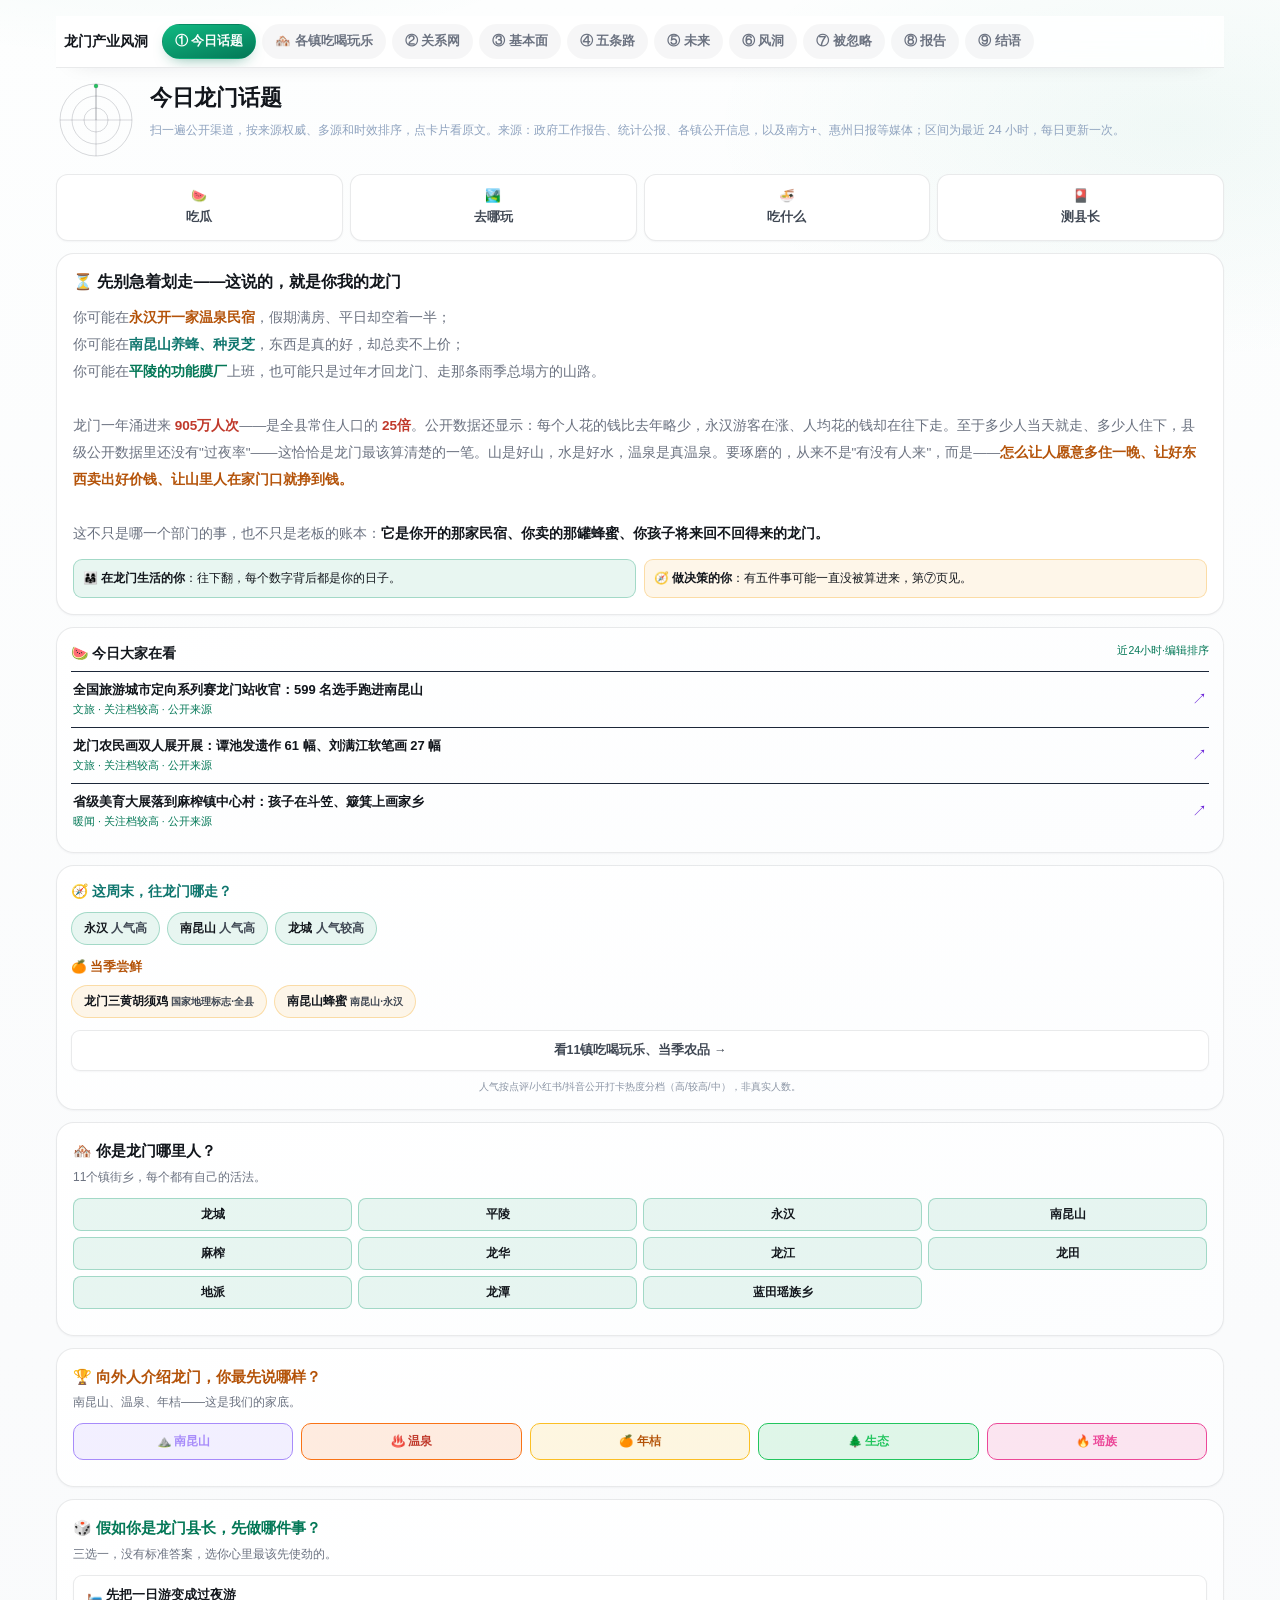
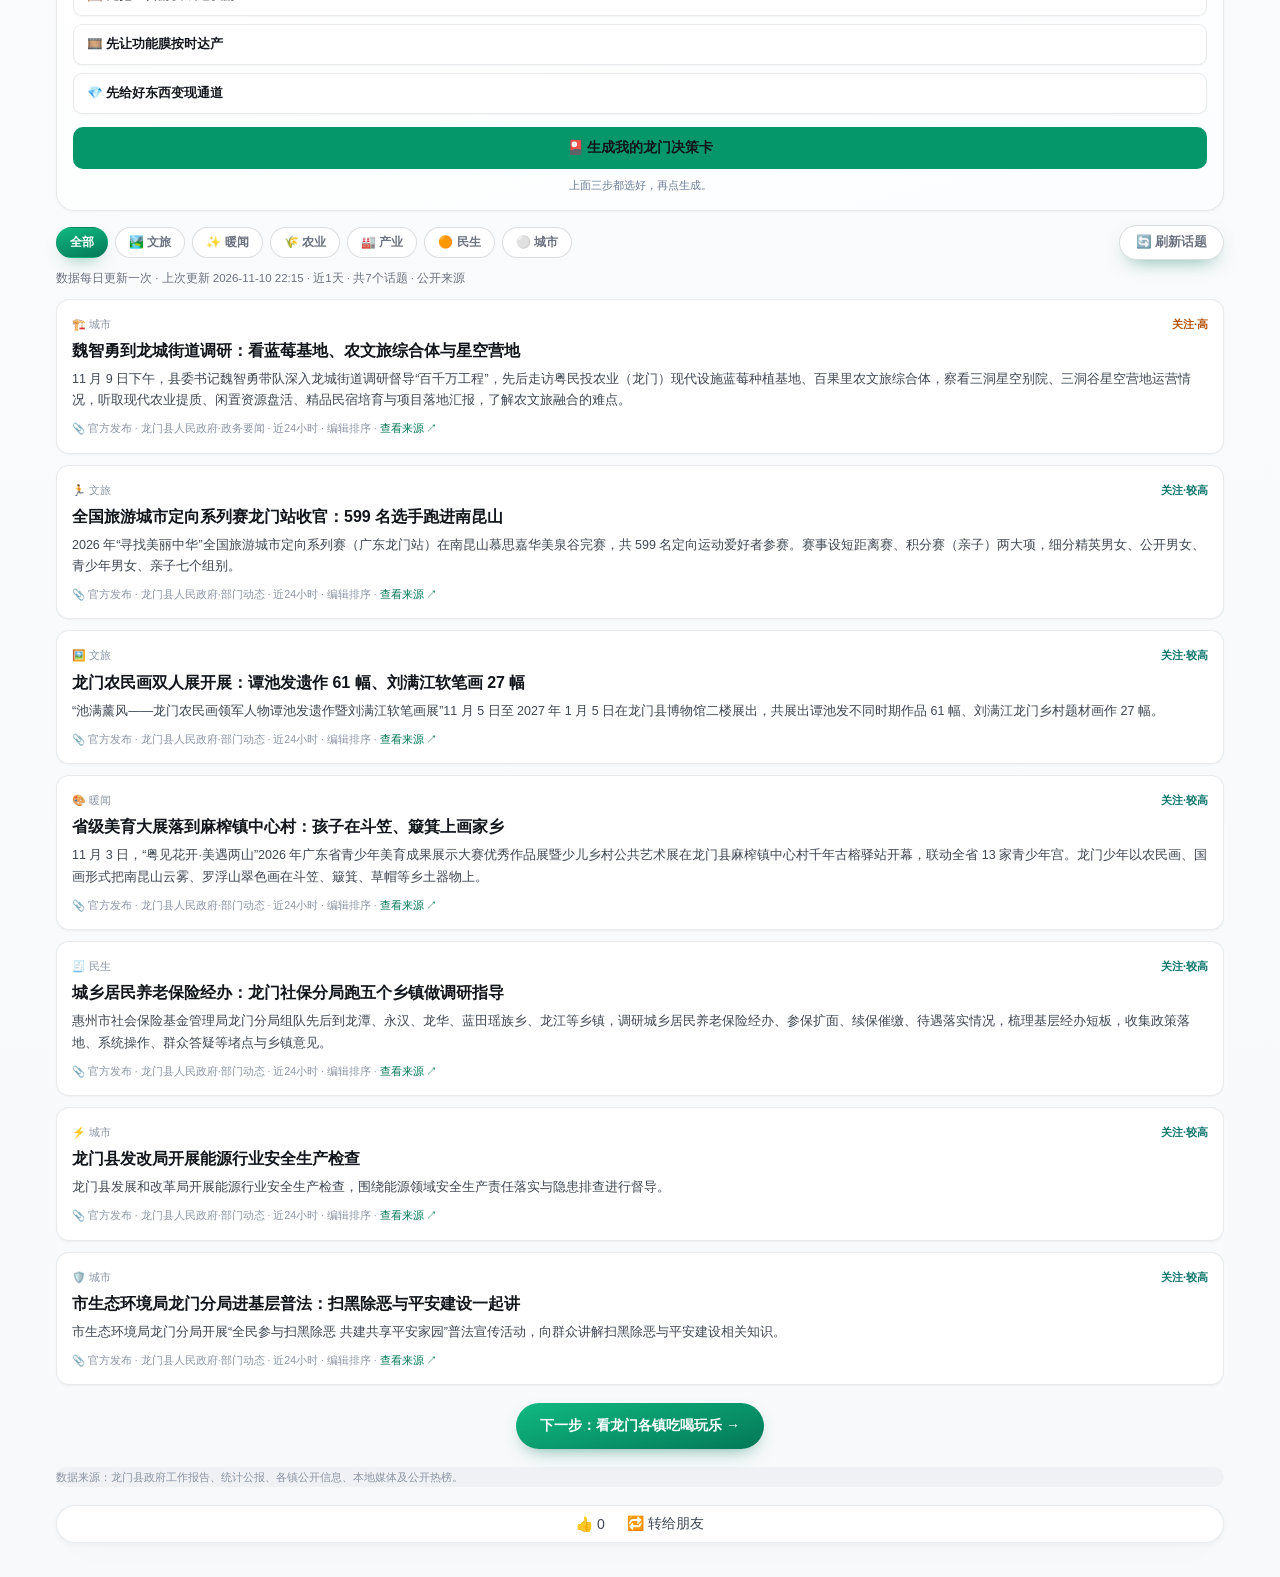
<file: index.html>
<!doctype html>
<html lang="zh-CN"><head><meta charset="utf-8"><meta name="viewport" content="width=device-width,initial-scale=1">
<title>龙门产业风洞</title>
<style>
*{box-sizing:border-box;margin:0;padding:0}
body{background:#080b12;color:#e6edf3;font:14px/1.65 -apple-system,"PingFang SC","Microsoft YaHei",sans-serif}
.wrap{max-width:680px;margin:0 auto;padding:16px}
.nav{display:flex;gap:6px;overflow-x:auto;padding:8px 0;margin-bottom:12px}
.nav span{font-weight:800;color:#fff;padding:6px 8px;white-space:nowrap}
.nav a{background:#131c2b;color:#93a4bd;border:1px solid #22304a;padding:6px 12px;border-radius:20px;font-size:12.5px;text-decoration:none;white-space:nowrap;flex:none}
.nav a.on{background:#059669;color:#fff;border-color:#059669}
.head{display:flex;gap:14px;align-items:flex-start;margin-bottom:6px}
.radar{width:80px;height:80px;flex:none}
h1{font-size:22px}.sub{font-size:12px;color:#8fa3bf;margin-top:4px;line-height:1.7}
.card{background:#0e1523;border:1px solid #1c2739;border-radius:14px;padding:16px;margin:12px 0}
.toolbar{display:flex;gap:7px;flex-wrap:wrap;align-items:center;margin:14px 0 8px}
.cat{background:#131c2b;color:#93a4bd;border:1px solid #22304a;padding:6px 13px;border-radius:18px;font-size:12px;cursor:pointer}
.cat.on{background:#059669;border-color:#22c55e;color:#fff;font-weight:600}
.refresh{margin-left:auto;background:#f59e0b;color:#1a1206;border:0;padding:8px 16px;border-radius:18px;font-size:12.5px;font-weight:700;cursor:pointer}
.scan-info{font-size:11.5px;color:#5b6b82;margin-bottom:10px}
.topic{background:#0e1523;border:1px solid #1c2739;border-radius:13px;padding:15px;margin-bottom:11px}
.topic .meta{font-size:11px;color:#6b7d96;margin-bottom:6px}
.topic .meta .live{color:#f87171;font-weight:700}
.topic .t{font-size:16px;font-weight:800;line-height:1.5}
.topic .d{font-size:12.5px;color:#94a3b8;margin-top:6px;line-height:1.7}
.stats{display:flex;gap:18px;margin-top:11px;font-size:12px;color:#cbd5e1}
.stats b{display:block;font-size:16px}
.stats .v{color:#fbbf24}.stats .s{color:#60a5fa}.stats .l{color:#4ade80}
.topic .src{font-size:10.5px;color:#5b6b82;margin-top:9px}
.next{text-align:center;margin:18px 0}.next a{background:#059669;color:#fff;padding:11px 24px;border-radius:8px;text-decoration:none;font-weight:600;display:inline-block}
.disc{font-size:11px;color:#5b6b82;line-height:1.8;margin-top:8px}
.likebar{display:flex;justify-content:center;margin:18px 0;background:rgba(15,23,42,.96);border:1px solid #059669;border-radius:24px;padding:9px 20px;gap:22px}
.likebar button{background:none;border:none;color:#e2e8f0;font-size:14px;cursor:pointer}
button{font-family:inherit}
</style><link rel="stylesheet" href="ui/premium.css">
<script>/* premium 样式偶发 503：失败自动重试一次 */
(function(){var r={};Array.prototype.forEach.call(
document.querySelectorAll('link[rel="stylesheet"][href*="premium"]'),
function(l){l.addEventListener("error",function(){if(r[l.href])return;r[l.href]=1;
var s=document.createElement("link");s.rel="stylesheet";
s.href=l.href.split("?")[0]+"?retry="+Date.now();document.head.appendChild(s);});});})();</script>
</head><body>
<div class="wrap">
  <div class="nav">
    <span style="font-weight:800;color:#fff;padding:6px 8px;white-space:nowrap">龙门产业风洞</span>
    <a href="index.html" class="on">① 今日话题</a><a href="town.html">🏘️ 各镇吃喝玩乐</a><a href="network.html">② 关系网</a><a href="who.html">③ 基本面</a><a href="choices.html">④ 五条路</a><a href="future.html">⑤ 未来</a><a href="windtunnel.html">⑥ 风洞</a><a href="blindspot.html">⑦ 被忽略</a><a href="report.html">⑧ 报告</a><a href="ending.html">⑨ 结语</a>
  </div>

  <div class="head">
    <svg class="radar" viewBox="0 0 80 80">
      <circle cx="40" cy="40" r="36" fill="none" stroke="#1c2739"/>
      <circle cx="40" cy="40" r="24" fill="none" stroke="#1c2739"/>
      <circle cx="40" cy="40" r="12" fill="none" stroke="#1c2739"/>
      <line x1="40" y1="4" x2="40" y2="76" stroke="#1c2739"/>
      <line x1="4" y1="40" x2="76" y2="40" stroke="#1c2739"/>
      <g id="scanline" style="transform-origin:40px 40px"><line x1="40" y1="40" x2="40" y2="6" stroke="#22c55e" stroke-width="1.5"/><circle cx="40" cy="6" r="2" fill="#22c55e"/></g>
    </svg>
    <div>
      <h1>今日龙门话题</h1>
      <p class="sub">扫一遍公开渠道，按来源权威、多源和时效排序，点卡片看原文。来源：政府工作报告、统计公报、各镇公开信息，以及南方+、惠州日报等媒体；区间为最近 24 小时，每日更新一次。</p>
    </div>
  </div>

  <div style="display:grid;grid-template-columns:repeat(4,1fr);gap:7px;margin:14px 0 4px">
    <a href="#hotpick" style="background:#1a1024;border:1px solid #c084fc55;color:#e9d5ff;border-radius:12px;padding:11px 2px;text-align:center;font-size:12.5px;font-weight:800;text-decoration:none;line-height:1.7">🍉<br>吃瓜</a>
    <a href="town.html" style="background:#0c2418;border:1px solid #22c55e55;color:#bbf7d0;border-radius:12px;padding:11px 2px;text-align:center;font-size:12.5px;font-weight:800;text-decoration:none;line-height:1.7">🏞️<br>去哪玩</a>
    <a href="town.html#vegzone" style="background:#2a1a0c;border:1px solid #f59e0b55;color:#fde68a;border-radius:12px;padding:11px 2px;text-align:center;font-size:12.5px;font-weight:800;text-decoration:none;line-height:1.7">🍜<br>吃什么</a>
    <a href="#cardzone" style="background:#0c1c2e;border:1px solid #60a5fa55;color:#bfdbfe;border-radius:12px;padding:11px 2px;text-align:center;font-size:12.5px;font-weight:800;text-decoration:none;line-height:1.7">🎴<br>测县长</a>
  </div>

  <div class="card" style="border:1px solid #fbbf24;background:linear-gradient(135deg,#1a1408,#0e1523)">
    <div style="font-size:16px;font-weight:800;color:#fcd34d;margin-bottom:10px;line-height:1.5">⏳ 先别急着划走——这说的，就是你我的龙门</div>
    <div style="font-size:13.5px;line-height:2;color:#e2e8f0">
      你可能在<b style="color:#fbbf24">永汉开一家温泉民宿</b>，假期满房、平日却空着一半；<br>
      你可能在<b style="color:#4ade80">南昆山养蜂、种灵芝</b>，东西是真的好，却总卖不上价；<br>
      你可能在<b style="color:#60a5fa">平陵的功能膜厂</b>上班，也可能只是过年才回龙门、走那条雨季总塌方的山路。<br><br>
      龙门一年涌进来 <b style="color:#f87171">905万人次</b>——是全县常住人口的 <b style="color:#f87171">25倍</b>。公开数据还显示：每个人花的钱比去年略少，永汉游客在涨、人均花的钱却在往下走。至于多少人当天就走、多少人住下，县级公开数据里还没有"过夜率"——这恰恰是龙门最该算清楚的一笔。山是好山，水是好水，温泉是真温泉。要琢磨的，从来不是"有没有人来"，而是——<b style="color:#fcd34d">怎么让人愿意多住一晚、让好东西卖出好价钱、让山里人在家门口就挣到钱。</b><br><br>
      这不只是哪一个部门的事，也不只是老板的账本：<b style="color:#fff">它是你开的那家民宿、你卖的那罐蜂蜜、你孩子将来回不回得来的龙门。</b>
    </div>
    <div style="margin-top:12px;display:grid;grid-template-columns:1fr 1fr;gap:8px;font-size:12px">
      <div style="background:#05966922;border:1px solid #059669;border-radius:9px;padding:9px;color:#bbf7d0;line-height:1.6">👨‍👩‍👧 <b>在龙门生活的你</b>：往下翻，每个数字背后都是你的日子。</div>
      <div style="background:#f59e0b22;border:1px solid #f59e0b;border-radius:9px;padding:9px;color:#fde68a;line-height:1.6">🧭 <b>做决策的你</b>：有五件事可能一直没被算进来，第⑦页见。</div>
    </div>
  </div>

  <div id="hotpick"></div>
  <div id="lifepick"></div>

  <div class="card" id="cardzone" style="border-color:#059669">
    <div style="font-size:15px;font-weight:800;margin-bottom:4px">🏘️ 你是龙门哪里人？</div>
    <div style="font-size:12px;color:#94a3b8;margin-bottom:10px">11个镇街乡，每个都有自己的活法。</div>
    <div id="townGrid" style="display:grid;grid-template-columns:repeat(4,1fr);gap:6px"></div>
    <div id="townOut" style="margin-top:10px;font-size:12.5px;color:#cbd5e1"></div>
  </div>

  <div class="card" style="border-color:#fbbf24">
    <div style="font-size:15px;font-weight:800;margin-bottom:4px">🏆 向外人介绍龙门，你最先说哪样？</div>
    <div style="font-size:12px;color:#94a3b8;margin-bottom:10px">南昆山、温泉、年桔——这是我们的家底。</div>
    <div id="proudGrid" style="display:flex;gap:8px;flex-wrap:wrap"></div>
    <div id="proudOut" style="margin-top:10px;font-size:12.5px;color:#cbd5e1"></div>
  </div>

  <div class="card" style="border-color:#60a5fa">
    <div style="font-size:15px;font-weight:800;margin-bottom:4px">🎲 假如你是龙门县长，先做哪件事？</div>
    <div style="font-size:12px;color:#94a3b8;margin-bottom:10px">三选一，没有标准答案，选你心里最该先使劲的。</div>
    <div id="planGrid" style="display:grid;grid-template-columns:1fr;gap:8px"></div>
    <div id="planFact"></div>
    <button id="genCard" style="margin-top:13px;width:100%;background:#059669;color:#fff;border:0;padding:12px;border-radius:10px;font-size:14px;font-weight:800;cursor:pointer">🎴 生成我的龙门决策卡</button>
    <div id="genHint" style="font-size:11px;color:#6b7d96;margin-top:7px;text-align:center">上面三步都选好，再点生成。</div>
  </div>

  <div class="toolbar">
    <button class="cat on" data-c="all">全部</button>
    <button class="cat" data-c="fun">🏞️ 文旅</button>
    <button class="cat" data-c="gossip">✨ 暖闻</button>
    <button class="cat" data-c="agriculture">🌾 农业</button>
    <button class="cat" data-c="industry">🏭 产业</button>
    <button class="cat" data-c="livelihood">🟠 民生</button>
    <button class="cat" data-c="city">⚪ 城市</button>
    <button class="refresh" id="btnScan">🔄 刷新话题</button>
  </div>
  <div class="scan-info" id="scanInfo">读取中…</div>
  <div id="topicList"></div>

  <div class="next"><a href="town.html">下一步：看龙门各镇吃喝玩乐 →</a></div>
  <div class="disc">数据来源：龙门县政府工作报告、统计公报、各镇公开信息、本地媒体及公开热榜。</div>

  <div class="likebar">
    <button onclick="likePage()">👍 <span id="pcount">0</span></button>
    <button onclick="sharePage()">🔁 转给朋友</button>
  </div>
</div>

<script>
// 安全：外部文本一律转义后再插入；链接只允许 http/https
function esc(s){return String(s==null?"":s).replace(/[&<>"']/g,c=>({"&":"&amp;","<":"&lt;",">":"&gt;",'"':"&quot;","'":"&#39;"}[c]));}
function safeUrl(u){return typeof u==="string"&&/^https?:\/\//i.test(u)?u:"";}

// 你是龙门哪里人
const TOWNS=[
 {n:"龙城",say:"县城所在地，龙门的门面。"},{n:"平陵",say:"功能膜产业园，龙门工业家底。"},
 {n:"永汉",say:"南昆山脚下，温泉民宿最集中。"},{n:"南昆山",say:"避暑后花园，夏天一房难求。"},
 {n:"麻榨",say:"山里的镇子，年桔主产区。"},{n:"龙华",say:"西溪笋、青梅，山里味道。"},
 {n:"龙江",say:"年桔核心产区，生态种植。"},{n:"龙田",say:"挨着县城，城郊农业。"},
 {n:"地派",say:"温泉与高山茶，森林覆盖率高。"},{n:"龙潭",say:"最山里的镇，生态最好。"},
 {n:"蓝田瑶族乡",say:"瑶族乡，舞火狗非遗。"}
];
townGrid.innerHTML=TOWNS.map(t=>`<button onclick="pickTown('${t.n}')" style="background:#05966922;border:1px solid #05966944;color:#bbf7d0;border-radius:8px;padding:8px 2px;font-size:11.5px;font-weight:700;cursor:pointer">${t.n}</button>`).join("");
function pickTown(n){const t=TOWNS.find(x=>x.n===n);myTown=n;townOut.innerHTML=`你是<b style="color:#4ade80">${n}人</b>——${t.say}`;}

// 龙门骄傲
const PKEY="longmen_proud";
const PROUD=[
 {k:"nks",label:"⛰️ 南昆山",c:"#a78bfa",say:"北回归线上的绿洲，大湾区避暑后花园。"},
 {k:"spring",label:"♨️ 温泉",c:"#f97316",say:"温泉水质好，秋冬最舒服。"},
 {k:"orange",label:"🍊 年桔",c:"#fbbf24",say:"国家地理标志，过年的那口甜。"},
 {k:"eco",label:"🌲 生态",c:"#22c55e",say:"森林覆盖率76%，大湾区生态屏障。"},
 {k:"yao",label:"🔥 瑶族",c:"#ec4899",say:"蓝田舞火狗，山里的非遗。"}
];
let pd=JSON.parse(localStorage.getItem(PKEY)||"{}");
PROUD.forEach(o=>{if(typeof pd[o.k]!=="number")pd[o.k]=0;});
proudGrid.innerHTML=PROUD.map(o=>`<button onclick="pickProud('${o.k}')" style="flex:1;min-width:64px;background:${o.c}22;border:1px solid ${o.c};color:${o.c};border-radius:10px;padding:10px 4px;font-size:11.5px;font-weight:700;cursor:pointer">${o.label}</button>`).join("");
function pickProud(k){
 const cur=PROUD.find(o=>o.k===k);
 myProud=cur.label;
 if(localStorage.getItem(PKEY+"_done")){proudOut.innerHTML=`你选了<b style="color:#fbbf24">${cur.label}</b>——${cur.say}<br><span style="color:#6b7d96;font-size:11px">（本机选择，暂不汇总）</span>`;return;}
 pd[k]++;localStorage.setItem(PKEY,JSON.stringify(pd));localStorage.setItem(PKEY+"_done","1");
 proudOut.innerHTML=`你把票投给了<b style="color:#fbbf24">${cur.label}</b>——${cur.say}<br><span style="color:#6b7d96;font-size:11px">（这是你本机的选择，不同人的投票暂不汇总，不代表全体）</span>`;
}

// 话题（读hot.json）
let DATA=[],curCat="all";
const CATLABEL={industry:"产业",livelihood:"民生",city:"城市",agriculture:"农业",fun:"文旅",tourism:"文旅",gossip:"暖闻"};
function render(){
 const items=DATA.filter(x=>curCat==="all"||x.cat===curCat||(curCat==="fun"&&x.cat==="tourism"));
 topicList.innerHTML=items.map(x=>{const u=safeUrl(x.url);const tc=x.tier==="高"?"#fbbf24":(x.tier==="较高"?"#86efac":"#94a3b8");return `<div class="topic">
   <div class="meta">${x.emoji} ${esc(CATLABEL[x.cat]||x.cat)}${x.live?'<span class="live"> · 实时</span>':""}<span style="float:right;color:${tc};font-weight:700">关注·${x.tier||"中"}</span></div>
   <div class="t">${esc(x.title)}</div>
   ${x.summary?`<div class="d">${esc(x.summary)}</div>`:""}
   <div class="src">📎 ${esc(x.srcLevel)||"公开渠道"} · ${esc(x.source)||"公开渠道"} · 近24小时 · 编辑排序${u?` · <a href="${u}" target="_blank" rel="noopener" style="color:#60a5fa;text-decoration:none">查看来源 ↗</a>`:""}</div>
 </div>`;}).join("")||'<div class="disc">该分类暂无话题。</div>';
}
async function loadHot(){
 try{
  const d=await (await fetch("hot.json?ts="+Date.now())).json();
  DATA=d.items||[];
  scanInfo.textContent=`数据每日更新一次 · 上次更新 ${d.updated} · 近1天 · 共${d.count}个话题 · 公开来源`;
 }catch(e){scanInfo.textContent="话题读取失败，请稍后重试。";}
 render();renderHotPick();
}
document.querySelectorAll(".cat").forEach(b=>b.onclick=()=>{document.querySelectorAll(".cat").forEach(x=>x.classList.remove("on"));b.classList.add("on");curCat=b.dataset.c;render();});
btnScan.onclick=loadHot;
loadHot();

// 钩子区①：今日大家在看（文旅/暖闻里挑热度最高的，先给糖）
function renderHotPick(){
 const sweet=DATA.filter(x=>["fun","tourism","gossip"].includes(x.cat)).slice(0,3);
 if(!sweet.length){hotpick.innerHTML="";return;}
 hotpick.innerHTML=`<div class="card" style="border-color:#c084fc;padding:14px">
   <div style="font-size:14px;font-weight:800;color:#e9d5ff;margin-bottom:6px">🍉 今日大家在看 <span style="float:right;font-size:10.5px;color:#8fa3bf;font-weight:500">近24小时·编辑排序</span></div>
   ${sweet.map(x=>{const u=safeUrl(x.url);return `<a ${u?`href="${u}" target="_blank" rel="noopener"`:'style="cursor:default"'} style="display:flex;gap:9px;align-items:center;text-decoration:none;padding:8px 2px;border-top:1px solid #1c2739">
     <div style="flex:1"><div style="font-size:13px;font-weight:700;color:#e6edf3;line-height:1.5">${esc(x.title)}</div>
     <div style="font-size:10.5px;color:#8fa3bf;margin-top:2px">${esc(CATLABEL[x.cat]||"")} · 关注档${x.tier} · 公开来源</div></div><span style="color:#c084fc;font-size:15px">↗</span></a>`;}).join("")}
 </div>`;
}
// 钩子区②：周末去哪 + 当季尝鲜（读 life.json）
async function loadLifePick(){
 try{
  const d=await (await fetch("life.json?ts="+Date.now())).json();
  const LV={"高":3,"较高":2,"中":1};
  const towns=(d.towns||[]).slice().sort((a,b)=>(LV[b.level]||0)-(LV[a.level]||0)).slice(0,3);
  const veg=(d.veg||[]).filter(x=>!/挂果|播种|未上市|尚未/.test(x.d||"")).slice(0,2);
  lifepick.innerHTML=`<div class="card" style="border-color:#22c55e;padding:14px">
    <div style="font-size:14px;font-weight:800;color:#bbf7d0;margin-bottom:9px">🧭 这周末，往龙门哪走？</div>
    <div style="display:flex;gap:7px;flex-wrap:wrap">
      ${towns.map(t=>`<span style="background:#05966918;border:1px solid #22c55e44;color:#bbf7d0;border-radius:18px;padding:6px 12px;font-size:11.5px;font-weight:700">${esc(t.n)} <span style="color:#86efac;font-weight:600">人气${t.level}</span></span>`).join("")}
    </div>
    ${veg.length?`<div style="font-size:12.5px;font-weight:700;color:#fde68a;margin:12px 0 7px">🍊 当季尝鲜</div>
    <div style="display:flex;gap:7px;flex-wrap:wrap">
      ${veg.map(v=>`<span style="background:#f59e0b15;border:1px solid #f59e0b44;color:#fde68a;border-radius:18px;padding:6px 12px;font-size:11.5px;font-weight:700">${esc(v.n)} <span style="font-size:10px;color:#fcd34d">${esc(v.p)}</span></span>`).join("")}
    </div>`:""}
    <a href="town.html" style="display:block;text-align:center;margin-top:12px;background:#059669;color:#fff;text-decoration:none;padding:9px;border-radius:9px;font-size:12.5px;font-weight:700">看11镇吃喝玩乐、当季农品 →</a>
    <div style="font-size:10px;color:#5b6b82;margin-top:8px;text-align:center">人气按点评/小红书/抖音公开打卡热度分档（高/较高/中），非真实人数。</div>
  </div>`;
 }catch(e){lifepick.innerHTML="";}
}
loadLifePick();

// 点赞/转发
var lk="like_"+location.pathname,ln=parseInt(localStorage.getItem(lk)||"0");pcount.textContent=ln;
function likePage(){ln++;localStorage.setItem(lk,ln);pcount.textContent=ln;}
function sharePage(){
 const m=document.createElement("div");
 m.style.cssText="position:fixed;inset:0;background:rgba(0,0,0,.8);z-index:9999;display:flex;align-items:center;justify-content:center;padding:20px";
 m.onclick=()=>m.remove();
 m.innerHTML='<div style="background:#0f172a;padding:20px;border-radius:14px;text-align:center"><div style="color:#fff;font-size:14px;margin-bottom:12px">截图二维码，发给朋友/群</div><img src="https://api.qrserver.com/v1/create-qr-code/?size=200x200&data='+encodeURIComponent(location.href)+'" style="width:200px;height:200;background:#fff;padding:8px;border-radius:8px"><div style="color:#94a3b8;font-size:12px;margin-top:12px">扫码打开</div></div>';
 document.body.appendChild(m);navigator.clipboard&&navigator.clipboard.writeText(location.href);
}

// ===== 我的龙门决策卡（生成可保存、带二维码的个人结果图）=====
var myTown="",myProud="",myPlan="";
const PLANS=[
 {k:"stay",label:"🛏️ 先把一日游变成过夜游",short:"让游客住下来",persona:"留人型县长",c:"#c084fc",
  facts:`永汉镇游客 <b>+9.21%</b>，旅游收入只 <b>+1.25%</b>，人均消费 <b>−7.29%</b>——人来得更多，每人花的钱却更少。县级公开数据里还没有"过夜率"，怎么让人愿意多住一晚，正是最该算清的一笔。`},
 {k:"film",label:"🎞️ 先让功能膜按时达产",short:"让功能膜达产",persona:"强基型县长",c:"#60a5fa",
  facts:`功能膜全链已落地 <b>68宗</b>项目、总投资约<b>140亿</b>、<b>620条</b>涂布线；2026年规上工业目标<b>150亿</b>，比现在需增约<b>25.5%</b>，而近年实际增速约5%——这个目标，主要靠这批产线按时达产来撑。`},
 {k:"sell",label:"💎 先给好东西变现通道",short:"让好东西卖出价",persona:"点金型县长",c:"#4ade80",
  facts:`龙门农民画拿过<b>41个</b>国家级奖项、走进奥运与世博会，却面临年轻人不愿接班、多靠冰箱贴等小周边走量。好东西不缺名气，缺的是把名气变成好价钱、让手艺人留得下来的通道。`}
];
planGrid.innerHTML=PLANS.map(p=>`<button data-k="${p.k}" onclick="pickPlan('${p.k}')" style="text-align:left;background:#0a0f1a;border:1px solid #22304a;color:#cbd5e1;border-radius:9px;padding:11px 13px;font-size:12.5px;font-weight:600;cursor:pointer">${p.label}</button>`).join("");
function pickPlan(k){
 myPlan=k;const p=PLANS.find(x=>x.k===k);
 [...planGrid.children].forEach(b=>{const on=b.dataset.k===k;b.style.borderColor=on?p.c:"#22304a";b.style.background=on?"#13233a":"#0a0f1a";});
 planFact.innerHTML=`<div style="margin-top:11px;background:#0a1422;border:1px solid ${p.c}66;border-radius:10px;padding:11px 13px;font-size:12px;line-height:1.85;color:#cbd5e1"><b style="color:${p.c}">📊 你这一票，对应的现实：</b><br>${p.facts}</div>`;
}
genCard.onclick=function(){
 if(!myTown||!myProud||!myPlan){genHint.textContent="还差一步："+(!myTown?"选你是哪个镇":!myProud?"选最自豪的家底":"选你当县长先做哪件事");genHint.style.color="#f87171";return;}
 genHint.textContent="正在生成…";genHint.style.color="#6b7d96";
 const p=PLANS.find(x=>x.k===myPlan);
 drawCard(p,url=>{genHint.textContent="生成好了，保存图片就能转给朋友。";showCard(url,p);});
};
function drawCard(p,cb){
 const W=640,H=880,cv=document.createElement('canvas');cv.width=W;cv.height=H;const x=cv.getContext('2d');
 const g=x.createLinearGradient(0,0,0,H);g.addColorStop(0,'#0c2a1a');g.addColorStop(.55,'#0a1220');g.addColorStop(1,'#0a0f1a');
 x.fillStyle=g;x.fillRect(0,0,W,H);
 x.strokeStyle='#22c55e55';x.lineWidth=3;x.strokeRect(16,16,W-32,H-32);
 x.textAlign='center';
 x.fillStyle='#4ade80';x.font='bold 20px sans-serif';x.fillText('REGIONAL DECISION WIND TUNNEL',W/2,66);
 x.fillStyle='#fff';x.font='bold 40px sans-serif';x.fillText('我的龙门决策卡',W/2,124);
 x.fillStyle='#94a3b8';x.font='17px sans-serif';x.fillText('龙门产业风洞 · 我当县长这一票',W/2,158);
 x.textAlign='left';
 const line=(y,emo,label,val,color)=>{x.fillStyle='#94a3b8';x.font='18px sans-serif';x.fillText(emo+' '+label,70,y);x.fillStyle=color;x.font='bold 27px sans-serif';x.fillText(val,70,y+40);};
 line(210,'📍','我是','龙门 · '+myTown+'人','#4ade80');
 line(320,'🏆','最自豪','我家的'+myProud,'#fbbf24');
 line(430,'🎯','我当县长先做',p.short,p.c);
 x.textAlign='center';
 x.fillStyle=p.c;x.font='bold 42px sans-serif';x.fillText('「'+p.persona+'」',W/2,590);
 x.fillStyle='#cbd5e1';x.font='17px sans-serif';x.fillText('换作是你，会先做哪一件？',W/2,628);
 const qr=new Image();qr.crossOrigin='anonymous';
 qr.onload=function(){
  x.fillStyle='#fff';x.fillRect(W/2-86,660,172,172);
  x.drawImage(qr,W/2-78,668,156,156);
  x.fillStyle='#94a3b8';x.font='15px sans-serif';x.fillText('扫码，你也来当一次龙门县长',W/2,858);
  cb(cv.toDataURL('image/png'));
 };
 qr.onerror=function(){
  x.fillStyle='#60a5fa';x.font='18px sans-serif';
  x.fillText('zhanglingshare.github.io/longmen-simulator',W/2,760);
  cb(cv.toDataURL('image/png'));
 };
 qr.src='https://api.qrserver.com/v1/create-qr-code/?size=160x160&data='+encodeURIComponent(location.origin+location.pathname);
}
function showCard(url,p){
 const m=document.createElement('div');
 m.style.cssText="position:fixed;inset:0;background:rgba(0,0,0,.9);z-index:10000;display:flex;flex-direction:column;align-items:center;justify-content:center;padding:18px";
 const img=new Image();img.src=url;img.style.cssText="max-width:92%;max-height:68vh;border-radius:12px";
 const shareTxt=`我在「龙门产业风洞」当了回县长——我是${myTown}人，最自豪${myProud}，我选先"${p.short}"（${p.persona}）。你会怎么选？ ${location.origin}${location.pathname}`;
 const btns=document.createElement('div');btns.style.cssText="display:flex;gap:10px;margin-top:14px;flex-wrap:wrap;justify-content:center";
 btns.innerHTML='<a href="'+url+'" download="龙门决策卡.png" style="background:#059669;color:#fff;padding:10px 18px;border-radius:20px;font-size:13px;font-weight:700;text-decoration:none">⬇️ 保存图片</a><button id="copyShare" style="background:#f59e0b;color:#1a1206;border:0;padding:10px 18px;border-radius:20px;font-size:13px;font-weight:700;cursor:pointer">📋 复制分享语</button><button id="closeCard" style="background:#1e293b;color:#cbd5e1;border:0;padding:10px 18px;border-radius:20px;font-size:13px;font-weight:700;cursor:pointer">关闭</button>';
 m.appendChild(img);m.appendChild(btns);document.body.appendChild(m);
 document.getElementById('closeCard').onclick=()=>m.remove();
 m.onclick=e=>{if(e.target===m)m.remove();};
 document.getElementById('copyShare').onclick=function(){
  const ta=document.createElement('textarea');ta.value=shareTxt;document.body.appendChild(ta);ta.select();
  try{document.execCommand('copy');this.textContent='✅ 已复制，去粘贴';}catch(e){this.textContent='请手动复制';}
  document.body.removeChild(ta);
 };
}
</script>
</body></html>
</file>
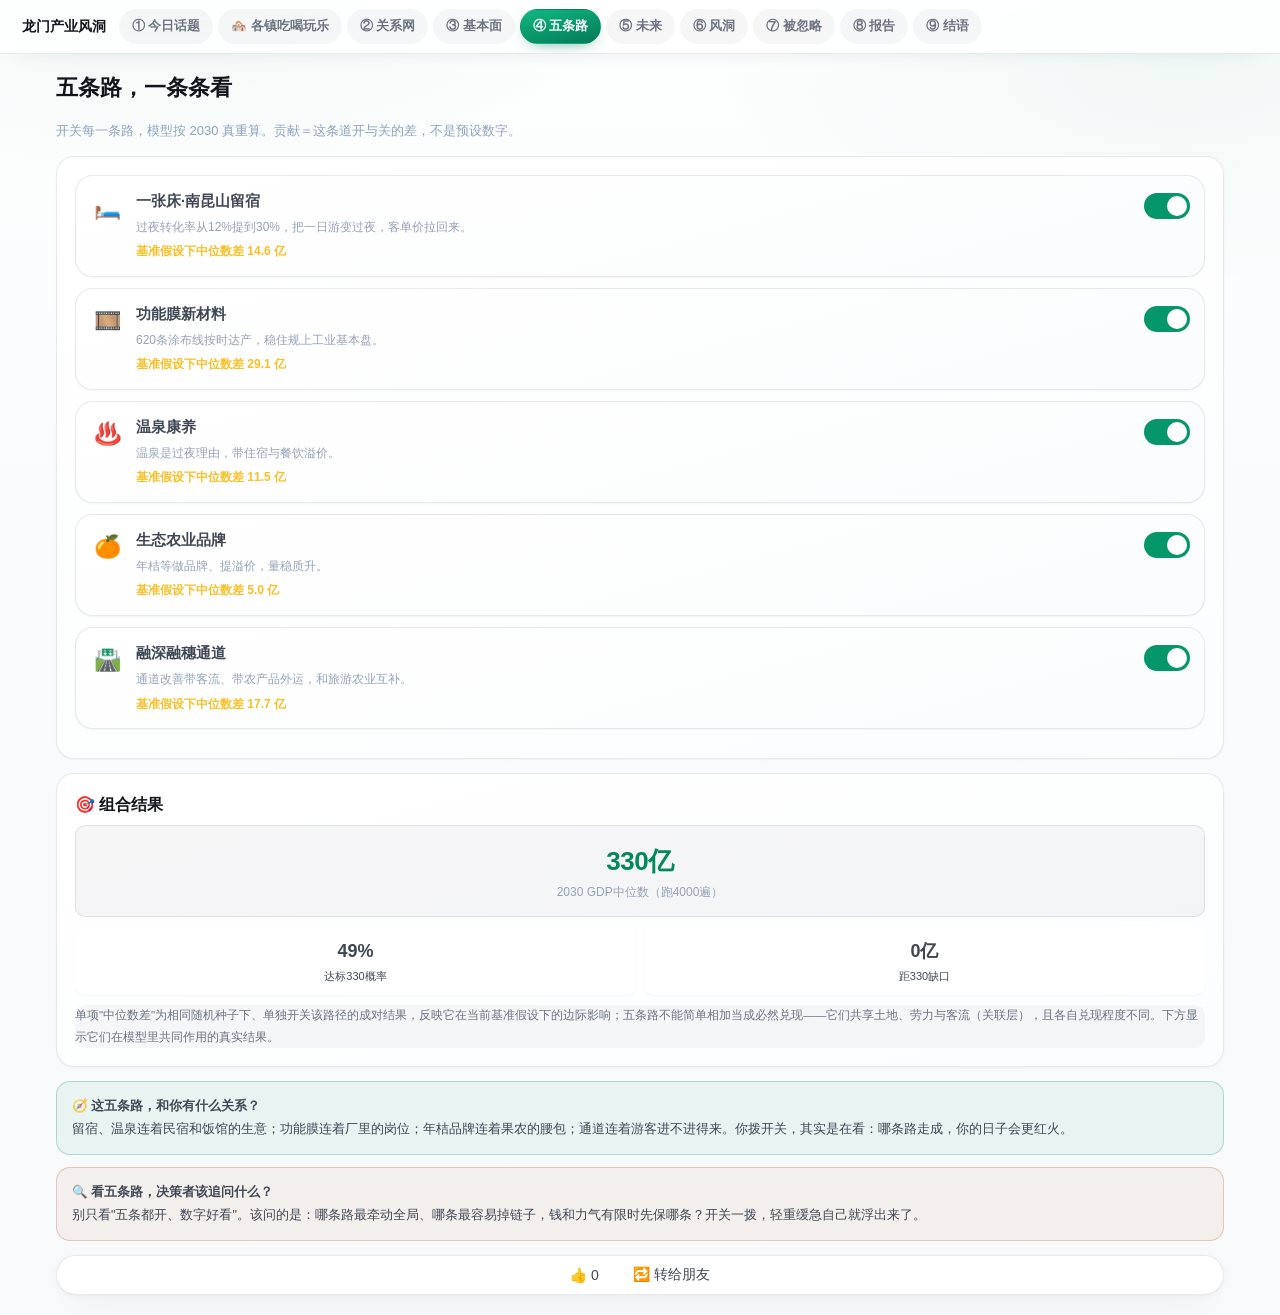
<file: choices.html>
<!doctype html>
<html lang="zh-CN"><head><meta charset="utf-8"><meta name="viewport" content="width=device-width,initial-scale=1">
<title>龙门五条路</title>
<script src="model.js"></script>
<style>
*{box-sizing:border-box}
body{margin:0;background:#080b12;color:#e6edf3;font:14px/1.65 -apple-system,"PingFang SC","Microsoft YaHei",sans-serif}
.nav{position:sticky;top:0;z-index:50;display:flex;gap:5px;align-items:center;padding:9px 14px;background:rgba(8,11,18,.95);border-bottom:1px solid #1b2434;overflow-x:auto}
.nav b{font-size:14px;margin-right:6px;flex:none}
.nav a{background:#131c2b;color:#93a4bd;border:1px solid #22304a;padding:6px 12px;border-radius:20px;font-size:12.5px;text-decoration:none;white-space:nowrap;flex:none}
.nav a.on{background:#059669;border-color:#22c55e;color:#fff;font-weight:600}
.wrap{max-width:680px;margin:auto;padding:16px}
.card{background:#0e1523;border:1px solid #1c2739;border-radius:14px;padding:18px;margin-bottom:14px}
h1{font-size:22px;margin:0 0 4px}.sub{color:#8fa3bf;font-size:13px;line-height:1.8}
h2{font-size:16px;margin:0 0 6px}
.path{display:flex;align-items:flex-start;gap:12px;background:#0a0f1a;border:1px solid #1c2739;border-radius:11px;padding:14px;margin-bottom:11px}
.path .ic{font-size:22px;flex:none;width:34px;text-align:center}
.path .body{flex:1}
.path .body b{font-size:14.5px}
.path .body .d{font-size:12px;color:#94a3b8;margin-top:3px;line-height:1.7}
.path .contrib{font-size:12px;color:#fbbf24;margin-top:5px;font-weight:600}
.sw{position:relative;width:46px;height:26px;flex:none;cursor:pointer;margin-top:3px}
.sw i{position:absolute;inset:0;background:#334155;border-radius:13px;transition:.2s}
.sw i:after{content:'';position:absolute;top:3px;left:3px;width:20px;height:20px;background:#fff;border-radius:50%;transition:.2s}
.sw.on i{background:#059669}.sw.on i:after{left:23px}
.gauge{text-align:center;padding:14px;background:#0a0f1a;border-radius:11px;margin-top:6px}
.gauge .big{font-size:26px;font-weight:800;color:#fbbf24}
.gauge .l{font-size:12px;color:#94a3b8}
.note{font-size:11.5px;color:#7c8aa0;line-height:1.8;margin-top:10px}
.bridge{border-radius:11px;padding:13px 15px;margin:12px 0;font-size:12.5px;line-height:1.85}
.b-green{background:#0a1a12;border:1px solid #22c55e55;color:#bbf7d0}
.b-orange{background:#1a1206;border:1px solid #f59e0b55;color:#fde68a}
.likebar{display:flex;justify-content:center;margin:14px 0 4px;background:rgba(15,23,42,.96);border:1px solid #059669;border-radius:24px;padding:9px 20px;gap:22px}
.likebar button{background:none;border:none;color:#e2e8f0;font-size:14px;cursor:pointer;font-family:inherit}
</style><link rel="stylesheet" href="ui/premium.css">
<script>/* premium 样式偶发 503：失败自动重试一次 */
(function(){var r={};Array.prototype.forEach.call(
document.querySelectorAll('link[rel="stylesheet"][href*="premium"]'),
function(l){l.addEventListener("error",function(){if(r[l.href])return;r[l.href]=1;
var s=document.createElement("link");s.rel="stylesheet";
s.href=l.href.split("?")[0]+"?retry="+Date.now();document.head.appendChild(s);});});})();</script>
</head><body>

<div class="nav">
    <span style="font-weight:800;color:#fff;padding:6px 8px;white-space:nowrap">龙门产业风洞</span>
    <a href="index.html">① 今日话题</a><a href="town.html">🏘️ 各镇吃喝玩乐</a><a href="network.html">② 关系网</a><a href="who.html">③ 基本面</a><a href="choices.html" class="on">④ 五条路</a><a href="future.html">⑤ 未来</a><a href="windtunnel.html">⑥ 风洞</a><a href="blindspot.html">⑦ 被忽略</a><a href="report.html">⑧ 报告</a><a href="ending.html">⑨ 结语</a>
  </div>

<div class="wrap">
  <h1>五条路，一条条看</h1>
  <p class="sub">开关每一条路，模型按 2030 真重算。贡献＝这条道开与关的差，不是预设数字。</p>

  <div class="card" style="margin-top:12px" id="paths"></div>

  <div class="card">
    <h2>🎯 组合结果</h2>
    <div class="gauge">
      <div class="big" id="gP50">—</div>
      <div class="l">2030 GDP中位数（跑4000遍）</div>
    </div>
    <div style="display:flex;gap:8px;margin-top:10px">
      <div style="flex:1;text-align:center;background:#0a0f1a;border-radius:10px;padding:10px">
        <div style="font-size:18px;font-weight:800;color:#4ade80" id="gHit">—</div>
        <div style="font-size:11px;color:#94a3b8">达标330概率</div></div>
      <div style="flex:1;text-align:center;background:#0a0f1a;border-radius:10px;padding:10px">
        <div style="font-size:18px;font-weight:800;color:#60a5fa" id="gGap">—</div>
        <div style="font-size:11px;color:#94a3b8">距330缺口</div></div>
    </div>
    <div class="note">单项"中位数差"为相同随机种子下、单独开关该路径的成对结果，反映它在当前基准假设下的边际影响；五条路不能简单相加当成必然兑现——它们共享土地、劳力与客流（关联层），且各自兑现程度不同。下方显示它们在模型里共同作用的真实结果。</div>
  </div>

  <div class="bridge b-green">🧭 <b>这五条路，和你有什么关系？</b><br>留宿、温泉连着民宿和饭馆的生意；功能膜连着厂里的岗位；年桔品牌连着果农的腰包；通道连着游客进不进得来。你拨开关，其实是在看：哪条路走成，你的日子会更红火。</div>
  <div class="bridge b-orange">🔍 <b>看五条路，决策者该追问什么？</b><br>别只看"五条都开、数字好看"。该问的是：哪条路最牵动全局、哪条最容易掉链子，钱和力气有限时先保哪条？开关一拨，轻重缓急自己就浮出来了。</div>

  <div class="likebar">
    <button onclick="likePage()">👍 <span id="pcount">0</span></button>
    <button onclick="sharePage()">🔁 转给朋友</button>
  </div>
</div>
<script>
const DEFS=[
  {k:"bed",ic:"🛏️",n:"一张床·南昆山留宿",d:"过夜转化率从12%提到30%，把一日游变过夜，客单价拉回来。",on:{stayRate:30},off:{stayRate:12}},
  {k:"film",ic:"🎞️",n:"功能膜新材料",d:"620条涂布线按时达产，稳住规上工业基本盘。",on:{filmProgress:100},off:{filmProgress:0}},
  {k:"spring",ic:"♨️",n:"温泉康养",d:"温泉是过夜理由，带住宿与餐饮溢价。",on:{springOn:1},off:{springOn:0}},
  {k:"agri",ic:"🍊",n:"生态农业品牌",d:"年桔等做品牌、提溢价，量稳质升。",on:{agriBrandOn:1},off:{agriBrandOn:0}},
  {k:"road",ic:"🛣️",n:"融深融穗通道",d:"通道改善带客流、带农产品外运，和旅游农业互补。",on:{roadOn:1},off:{roadOn:0}}
];
const state={bed:1,film:1,spring:1,agri:1,road:1};

function contrib(p){
  const a=HT.run(60,4000,p.on).p50, b=HT.run(60,4000,p.off).p50;
  return Math.max(0,a-b);
}
function render(){
  const box=document.getElementById('paths');
  box.innerHTML=DEFS.map(p=>{
    const c=contrib(p);
    return `<div class="path">
      <div class="ic">${p.ic}</div>
      <div class="body"><b>${p.n}</b><div class="d">${p.d}</div>
      <div class="contrib">基准假设下中位数差 ${c.toFixed(1)} 亿</div></div>
      <div class="sw ${state[p.k]?'on':''}" data-k="${p.k}"><i></i></div>
    </div>`;
  }).join('');
  box.querySelectorAll('.sw').forEach(el=>el.onclick=()=>{state[el.dataset.k]^=1;update();});
}
function update(){
  let sc={};
  DEFS.forEach(p=>Object.assign(sc,state[p.k]?p.on:p.off));
  const r=HT.run(42,4000,sc);
  gP50.textContent=Math.round(r.p50)+'亿';
  gHit.textContent=Math.round(r.hit)+'%';
  gGap.textContent=(TARGET_DIFF(r.p50))+'亿';
  // 同步开关样式
  document.querySelectorAll('.sw').forEach(el=>el.classList.toggle('on',state[el.dataset.k]));
}
function TARGET_DIFF(v){return Math.max(0,Math.round(330-v));}
render();update();

// 点赞/转发（本机计数，不伪装全站）
var lk="like_"+location.pathname,ln=parseInt(localStorage.getItem(lk)||"0");pcount.textContent=ln;
function likePage(){ln++;localStorage.setItem(lk,ln);pcount.textContent=ln;}
function sharePage(){
 const m=document.createElement("div");
 m.style.cssText="position:fixed;inset:0;background:rgba(0,0,0,.8);z-index:9999;display:flex;align-items:center;justify-content:center;padding:20px";
 m.onclick=()=>m.remove();
 m.innerHTML='<div style="background:#0f172a;padding:20px;border-radius:14px;text-align:center"><div style="color:#fff;font-size:14px;margin-bottom:12px">截图二维码，发给朋友/群</div><img src="https://api.qrserver.com/v1/create-qr-code/?size=200x200&data='+encodeURIComponent(location.href)+'" style="width:200px;height:200px;background:#fff;padding:8px;border-radius:8px"><div style="color:#94a3b8;font-size:12px;margin-top:12px">扫码打开</div></div>';
 document.body.appendChild(m);navigator.clipboard&&navigator.clipboard.writeText(location.href);
}
</script>
</body></html>
</file>
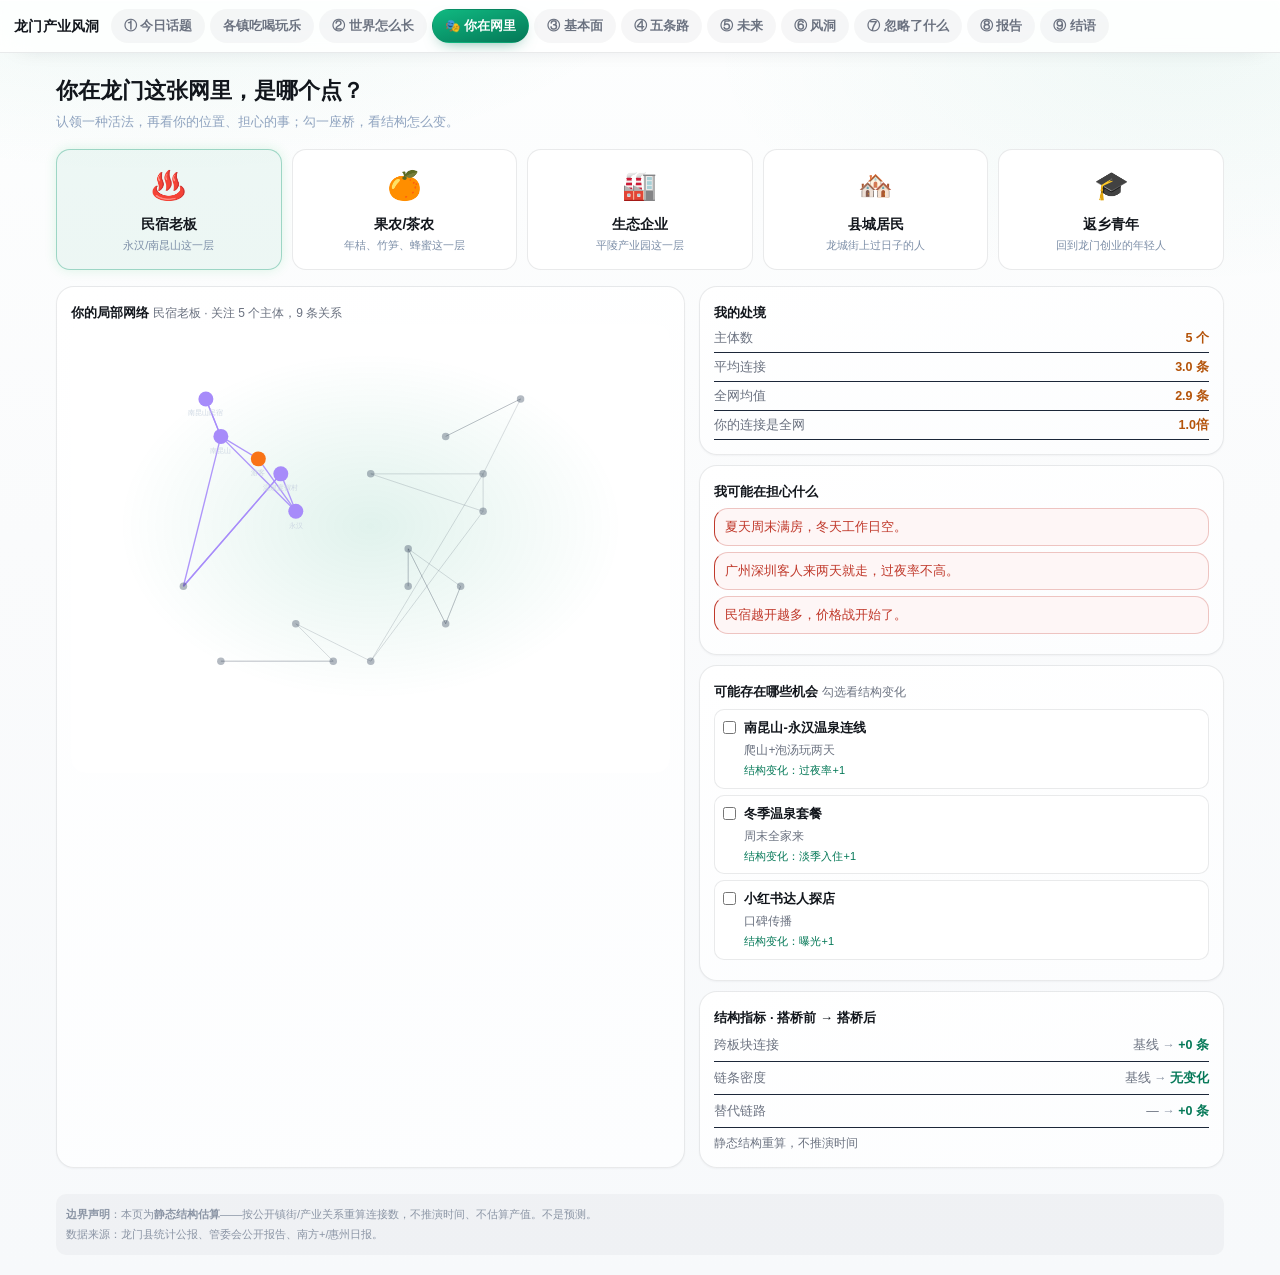
<file: role.html>
<!doctype html>
<html lang="zh-CN"><head><meta charset="utf-8"><meta name="viewport" content="width=device-width,initial-scale=1">
<title>龙门产业风洞 · 你在网里哪个位置</title>
<style>
*{box-sizing:border-box;margin:0;padding:0}
body{background:#080b12;color:#e6edf3;font:14px/1.6 -apple-system,"PingFang SC","Microsoft YaHei",sans-serif}
.nav{position:sticky;top:0;z-index:50;display:flex;gap:5px;align-items:center;padding:9px 14px;background:rgba(8,11,18,.95);border-bottom:1px solid #1b2434;backdrop-filter:blur(8px);overflow-x:auto}
.nav b{font-size:14px;margin-right:6px;flex:none}
.nav a{background:#131c2b;color:#93a4bd;border:1px solid #22304a;padding:6px 12px;border-radius:20px;font-size:12.5px;text-decoration:none;white-space:nowrap;flex:none}
.nav a.on{background:#15803d;border-color:#22c55e;color:#fff;font-weight:600}
.wrap{max-width:1200px;margin:auto;padding:20px 16px}
h1{font-size:22px;margin-bottom:4px}
.sub{color:#8fa3bf;font-size:13px;margin-bottom:16px}
.roles{display:grid;grid-template-columns:repeat(auto-fit,minmax(160px,1fr));gap:10px;margin-bottom:16px}
.rc{background:#0e1523;border:1px solid #1c2739;border-radius:10px;padding:14px;cursor:pointer;text-align:center;transition:.2s}
.rc:hover{border-color:#22c55e}
.rc.on{border-color:#22c55e;background:#0f1f18;box-shadow:0 0 12px rgba(34,197,94,.15)}
.rc .i{font-size:28px}
.rc .t{font-size:14px;font-weight:700;margin-top:4px}
.rc .s{font-size:11px;color:#7d8fa8;margin-top:2px}
.grid2{display:grid;grid-template-columns:1.2fr 1fr;gap:14px}
@media(max-width:800px){.grid2{grid-template-columns:1fr}}
.card{background:#0e1523;border:1px solid #1c2739;border-radius:10px;padding:14px;margin-bottom:10px}
.card b{font-size:13px;color:#cbd5e1}
.mut{color:#64748b;font-size:12px}
.worry{background:#1a1015;border-left:3px solid #f87171;padding:8px 10px;margin:6px 0;border-radius:4px;font-size:12.5px;color:#fca5a5}
.chk{display:flex;gap:8px;align-items:flex-start;padding:8px;border:1px solid #1c2739;border-radius:6px;margin:6px 0;cursor:pointer;transition:.15s}
.chk:hover{border-color:#22c55e}
.chk.on{border-color:#22c55e;background:#0f1f18}
.chk input{margin-top:3px}
.chk .t{font-size:13px;font-weight:600;color:#e6edf3}
.chk .d{font-size:12px;color:#8fa3bf;margin:2px 0}
.chk .g{font-size:11px;color:#4ade80}
.cmp{display:flex;justify-content:space-between;padding:4px 0;border-bottom:1px solid #1c2739;font-size:12.5px}
.cmp .l{color:#8fa3bf}
.cmp .r.cy{color:#fbbf24;font-weight:600}
.met{display:flex;justify-content:space-between;align-items:center;padding:6px 0;border-bottom:1px solid #1c2739;font-size:12.5px}
.met .n{color:#8fa3bf}
.met .a{color:#94a3b8}
.met .b{color:#4ade80;font-weight:700}
svg{width:100%;height:auto;background:radial-gradient(ellipse at 50% 45%,#0a1626,#060910);border-radius:10px}
.disc{margin-top:16px;font-size:11px;color:#5b6b8b;line-height:1.6;padding:10px;background:#0a0f1a;border-radius:8px}
</style><link rel="stylesheet" href="ui/premium.css">
<script>/* premium 样式偶发 503：失败自动重试一次 */
(function(){var r={};Array.prototype.forEach.call(
document.querySelectorAll('link[rel="stylesheet"][href*="premium"]'),
function(l){l.addEventListener("error",function(){if(r[l.href])return;r[l.href]=1;
var s=document.createElement("link");s.rel="stylesheet";
s.href=l.href.split("?")[0]+"?retry="+Date.now();document.head.appendChild(s);});});})();</script>
</head><body>

<div class="nav">
  <b>龙门产业风洞</b>
  <a href="index.html">① 今日话题</a>
  <a href="town.html">各镇吃喝玩乐</a>
  <a href="network.html">② 世界怎么长</a>
  <a href="role.html" class="on">🎭 你在网里</a>
  <a href="who.html">③ 基本面</a>
  <a href="choices.html">④ 五条路</a>
  <a href="future.html">⑤ 未来</a>
  <a href="windtunnel.html">⑥ 风洞</a>
  <a href="blindspot.html">⑦ 忽略了什么</a>
  <a href="report.html">⑧ 报告</a>
  <a href="ending.html">⑨ 结语</a>
</div>

<div class="wrap">
  <h1>你在龙门这张网里，是哪个点？</h1>
  <p class="sub">认领一种活法，再看你的位置、担心的事；勾一座桥，看结构怎么变。</p>

  <div class="roles" id="roleBox"></div>

  <div class="grid2">
    <div class="card">
      <b>你的局部网络</b> <span class="mut" id="egoTip">先选一种活法</span>
      <svg id="svg" viewBox="0 0 800 600"></svg>
    </div>
    <div>
      <div class="card"><b>我的处境</b><div id="posBox"></div></div>
      <div class="card"><b>我可能在担心什么</b><div id="worBox"></div></div>
      <div class="card"><b>可能存在哪些机会</b><span class="mut"> 勾选看结构变化</span><div id="chBox"></div></div>
      <div class="card"><b>结构指标 · 搭桥前 → 搭桥后</b><div id="metBox"></div></div>
    </div>
  </div>

  <div class="disc"><b>边界声明</b>：本页为<b>静态结构估算</b>——按公开镇街/产业关系重算连接数，不推演时间、不估算产值。不是预测。<br>
  数据来源：龙门县统计公报、管委会公开报告、南方+/惠州日报。</div>
</div>

<script>
const NODES=[
{id:"nk",name:"南昆山",x:200,y:150,t:"tour"},
{id:"yh",name:"永汉",x:300,y:250,t:"tour"},
{id:"dp",name:"地派",x:150,y:350,t:"tour"},
{id:"lt",name:"龙城",x:450,y:300,t:"city"},
{id:"ll",name:"龙江",x:550,y:200,t:"agri"},
{id:"lt2",name:"龙潭",x:350,y:450,t:"agri"},
{id:"mz",name:"麻榨",x:200,y:450,t:"agri"},
{id:"pt",name:"平陵",x:500,y:400,t:"ind"},
{id:"lt3",name:"龙田",x:400,y:200,t:"agri"},
{id:"lt4",name:"蓝田瑶族乡",x:600,y:100,t:"tour"},
{id:"njj",name:"南昆山民宿",x:180,y:100,t:"tour"},
{id:"wq",name:"温泉度假村",x:280,y:200,t:"tour"},
{id:"ng",name:"年桔基地",x:550,y:250,t:"agri"},
{id:"lm",name:"林下经济",x:300,y:400,t:"agri"},
{id:"rx",name:"生态工业",x:520,y:350,t:"ind"},
{id:"w1",name:"游客",x:250,y:180,t:"people"},
{id:"w2",name:"县城居民",x:450,y:350,t:"people"},
{id:"w3",name:"农户",x:400,y:450,t:"people"},
{id:"w4",name:"返乡青年",x:500,y:150,t:"people"},
];
const EDGES=[
["nk","yh"],["nk","njj"],["yh","wq"],["yh","w1"],
["dp","nk"],["dp","wq"],
["lt","w2"],["lt","pt"],["lt","rx"],
["ll","ng"],["ll","lt4"],
["lt2","lm"],["lt2","mz"],
["mz","lt2"],["pt","rx"],["pt","lt"],
["lt3","ng"],["lt3","ll"],
["lt4","w4"],["ng","w3"],["lm","w3"],
["w1","nk"],["w2","lt"],["w3","ll"],["w4","lt4"],
["wq","dp"],["njj","nk"],["rx","pt"],
];
const NM={};NODES.forEach((n,i)=>NM[n.id]=i);
const EI=EDGES.map(e=>[NM[e[0]],NM[e[1]]]).filter(e=>e[0]!=null&&e[1]!=null);
const COLORS={tour:"#a78bfa",agri:"#84cc16",ind:"#22c55e",city:"#3b82f6",people:"#f97316"};

const ROLES=[
{k:"tour",i:"♨️",t:"民宿老板",s:"永汉/南昆山这一层",
 nodes:["nk","yh","njj","wq","w1"],
 worry:["夏天周末满房，冬天工作日空。","广州深圳客人来两天就走，过夜率不高。","民宿越开越多，价格战开始了。"],
 opp:[{t:"南昆山-永汉温泉连线",d:"爬山+泡汤玩两天",g:"过夜率+1"},
      {t:"冬季温泉套餐",d:"周末全家来",g:"淡季入住+1"},
      {t:"小红书达人探店",d:"口碑传播",g:"曝光+1"}]},
{k:"agri",i:"🍊",t:"果农/茶农",s:"年桔、竹笋、蜂蜜这一层",
 nodes:["ll","ng","lt3","w3","lm"],
 worry:["龙门年桔要到春节前后才熟，现在挂果期。","好东西运出去，路远成本高。","年轻人不愿意回来种地。"],
 opp:[{t:"年桔品牌化",d:"从卖果到卖品牌",g:"单价+1"},
      {t:"采摘体验游",d:"城里人山里摘果",g:"额外收入+1"},
      {t:"冷链出山",d:"笋干蜂蜜卖到大湾区",g:"销路+1"}]},
{k:"ind",i:"🏭",t:"生态企业",s:"平陵产业园这一层",
 nodes:["pt","rx","lt"],
 worry:["龙门工业基础薄，产业链短。","离广州深圳远，物流成本高。","好人才不愿意来山区。"],
 opp:[{t:"接大湾区生态工业外溢",d:"把无污染企业引进来",g:"产业链+1"},
      {t:"县域物流补短板",d:"货出得去",g:"物流成本-1"},
      {t:"本地技能培训",d:"留住人",g:"就业+1"}]},
{k:"people",i:"🏘️",t:"县城居民",s:"龙城街上过日子的人",
 nodes:["lt","w2"],
 worry:["县城就这么大，买东西要跑惠州。","孩子读书、老人看病资源不够。","年轻人都往惠州深圳走了。"],
 opp:[{t:"县城商业升级",d:"在家门口有地方逛",g:"消费+1"},
      {t:"医疗教育补短板",d:"不用跑大城市",g:"留人+1"},
      {t:"乡村振兴示范点",d:"环境更好",g:"幸福感+1"}]},
{k:"youth",i:"🎓",t:"返乡青年",s:"回到龙门创业的年轻人",
 nodes:["lt4","w4","nk"],
 worry:["回来能做什么？民宿已经卷了。","流量不稳定，夏天忙冬天闲。","家人不理解为什么回来。"],
 opp:[{t:"农旅短视频",d:"把龙门拍成内容",g:"粉丝+1"},
      {t:"农产品直播",d:"年桔蜂蜜直接卖",g:"销量+1"},
      {t:"瑶族文化体验",d:"差异化玩法",g:"独特性+1"}]},
];

let picked={};
function nIdx(rk){return ROLES.find(r=>r.k===rk).nodes.map(n=>NM[n]).filter(i=>i!=null)}
function ego(i){
  const rs=ROLES[i];const idx=new Set(nIdx(rs.k));
  const hotE=new Set(EI.map((e,k)=>k).filter(k=>idx.has(EI[k][0])||idx.has(EI[k][1])));
  let h="";
  EI.forEach((e,k)=>{const a=NODES[e[0]],b=NODES[e[1]];const hot=hotE.has(k);
    h+=`<line x1="${a.x}" y1="${a.y}" x2="${b.x}" y2="${b.y}" stroke="${hot?COLORS[rs.k]:'#1e2b40'}" stroke-width="${hot?1.8:.7}" opacity="${hot?.9:.3}"/>`;});
  NODES.forEach((n,j)=>{const on=idx.has(j);const r=on?10:5;
    h+=`<circle cx="${n.x}" cy="${n.y}" r="${r}" fill="${on?COLORS[n.t]:'#2a3a52'}" opacity="${on?1:.35}"/>`;
    if(on)h+=`<text x="${n.x}" y="${n.y+r+12}" text-anchor="middle" font-size="10" fill="#cbd5e1">${n.name}</text>`;});
  document.getElementById("svg").innerHTML=h;
  document.getElementById("egoTip").textContent=rs.t+" · 关注 "+idx.size+" 个主体，"+hotE.size+" 条关系";
}
function pos(i){const rs=ROLES[i];const idx=nIdx(rs.k);
  const deg=idx.map(j=>EI.filter(e=>e[0]===j||e[1]===j).length);
  const avg=deg.reduce((a,b)=>a+b,0)/Math.max(deg.length,1);
  const allAvg=(2*EI.length)/NODES.length;
  document.getElementById("posBox").innerHTML=[["主体数",idx.length+" 个"],["平均连接",avg.toFixed(1)+" 条"],["全网均值",allAvg.toFixed(1)+" 条"],["你的连接是全网",(avg/allAvg).toFixed(1)+"倍"]].map(r=>`<div class="cmp"><span class="l">${r[0]}</span><span class="r cy">${r[1]}</span></div>`).join("");}
function worry(i){document.getElementById("worBox").innerHTML=ROLES[i].worry.map(w=>`<div class="worry">${w}</div>`).join("");}
function opp(i){const b=document.getElementById("chBox");b.innerHTML="";
  ROLES[i].opp.forEach((o,oi)=>{const d=document.createElement("div");
    d.className="chk"+(picked[i+"_"+oi]?" on":"");
    d.innerHTML=`<input type="checkbox" ${picked[i+"_"+oi]?"checked":""}><div><div class="t">${o.t}</div><div class="d">${o.d}</div><div class="g">结构变化：${o.g}</div></div>`;
    const inp=d.querySelector("input");
    d.onclick=ev=>{if(ev.target!==inp)inp.checked=!inp.checked;picked[i+"_"+oi]=inp.checked;d.classList.toggle("on",inp.checked);metric(i)};
    b.appendChild(d);});}
function metric(i){const n=Object.keys(picked).filter(k=>k.startsWith(i+"_")&&picked[k]).length;
  document.getElementById("metBox").innerHTML=[["跨板块连接","基线",`+${n} 条`],["链条密度","基线",n>=2?"明显提升":n>=1?"一点":"无变化"],["替代链路","—",`+${n} 条`]].map(r=>`<div class="met"><span class="n">${r[0]}</span><span><span class="a">${r[1]}</span> → <span class="b">${r[2]}</span></span></div>`).join("")+`<div class="mut" style="margin-top:6px">静态结构重算，不推演时间</div>`;}
function pick(i){ego(i);pos(i);worry(i);opp(i);metric(i);
  document.querySelectorAll("#roleBox .rc").forEach((el,k)=>el.classList.toggle("on",k===i));}
const rb=document.getElementById("roleBox");
ROLES.forEach((r,i)=>{const d=document.createElement("div");d.className="rc";
  d.innerHTML=`<div class="i">${r.i}</div><div class="t">${r.t}</div><div class="s">${r.s}</div>`;
  d.onclick=()=>pick(i);rb.appendChild(d);});
pick(0);
</script></body></html>
</file>
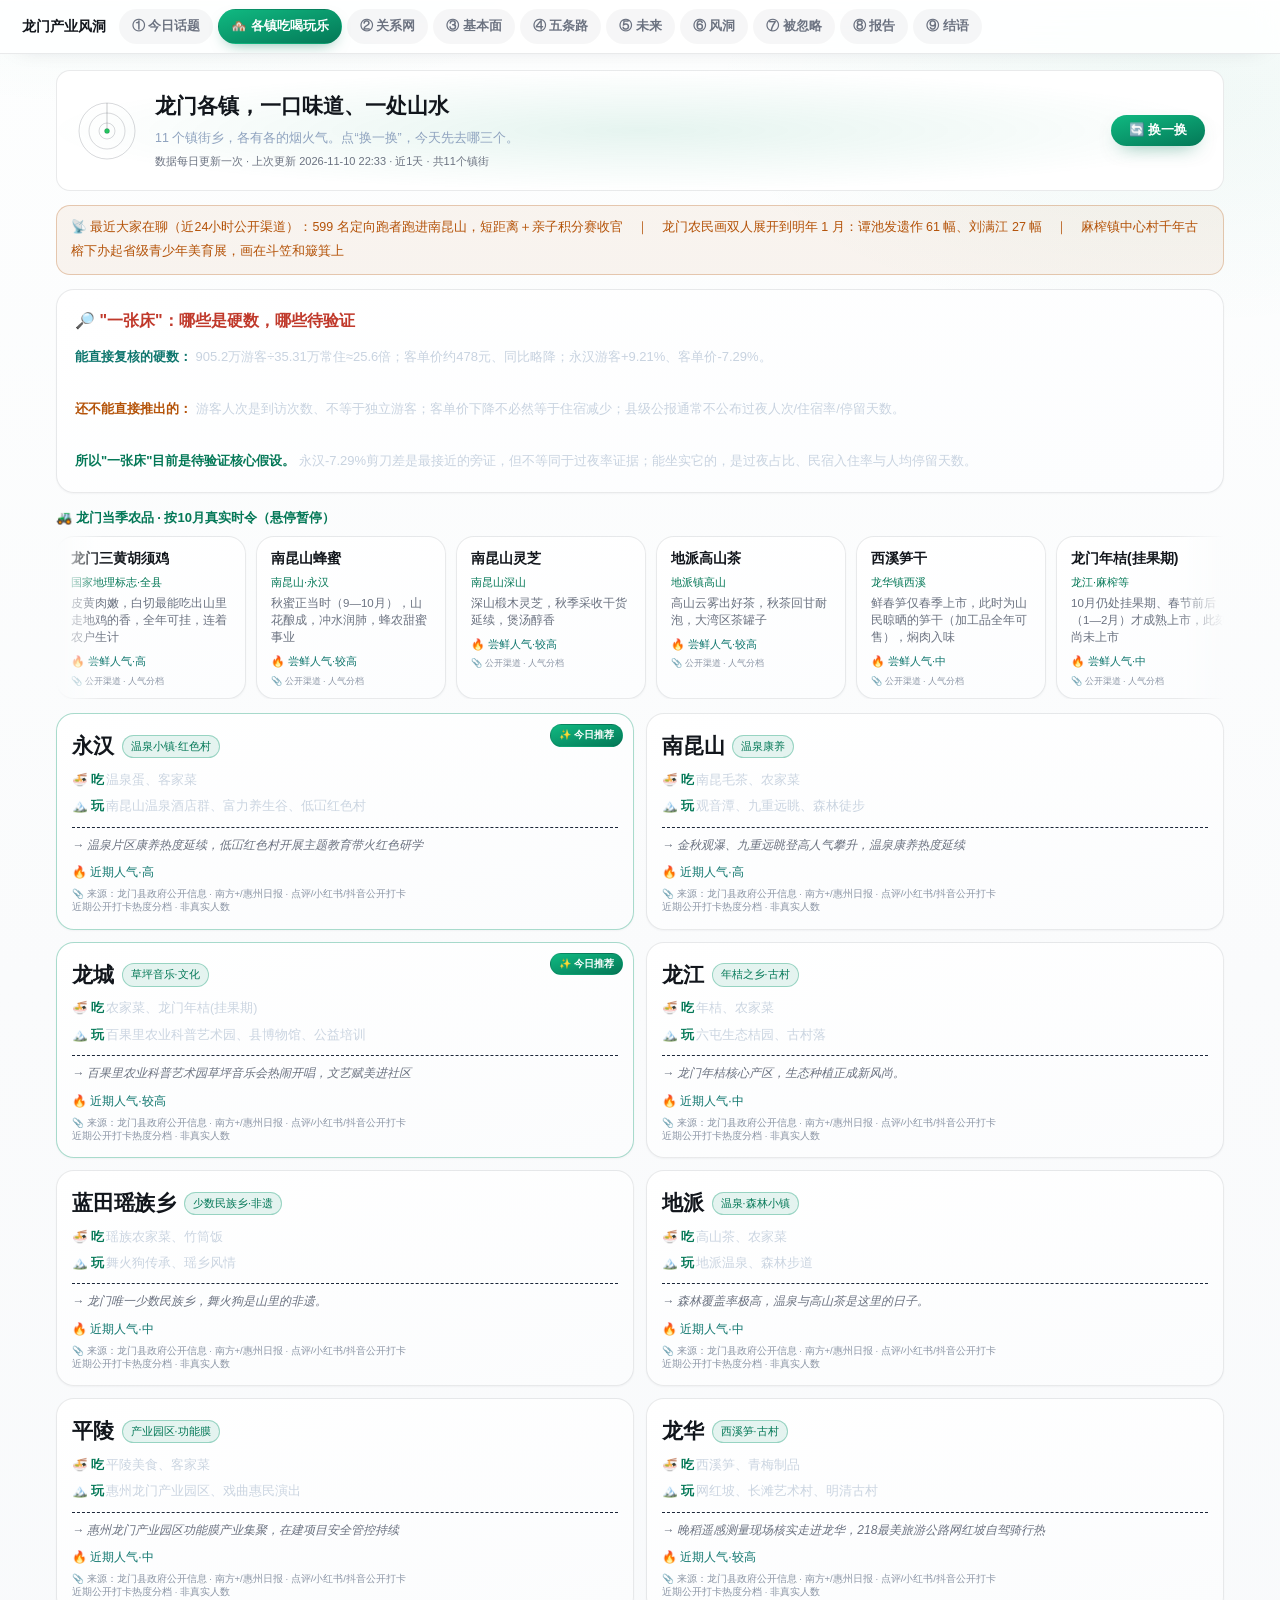
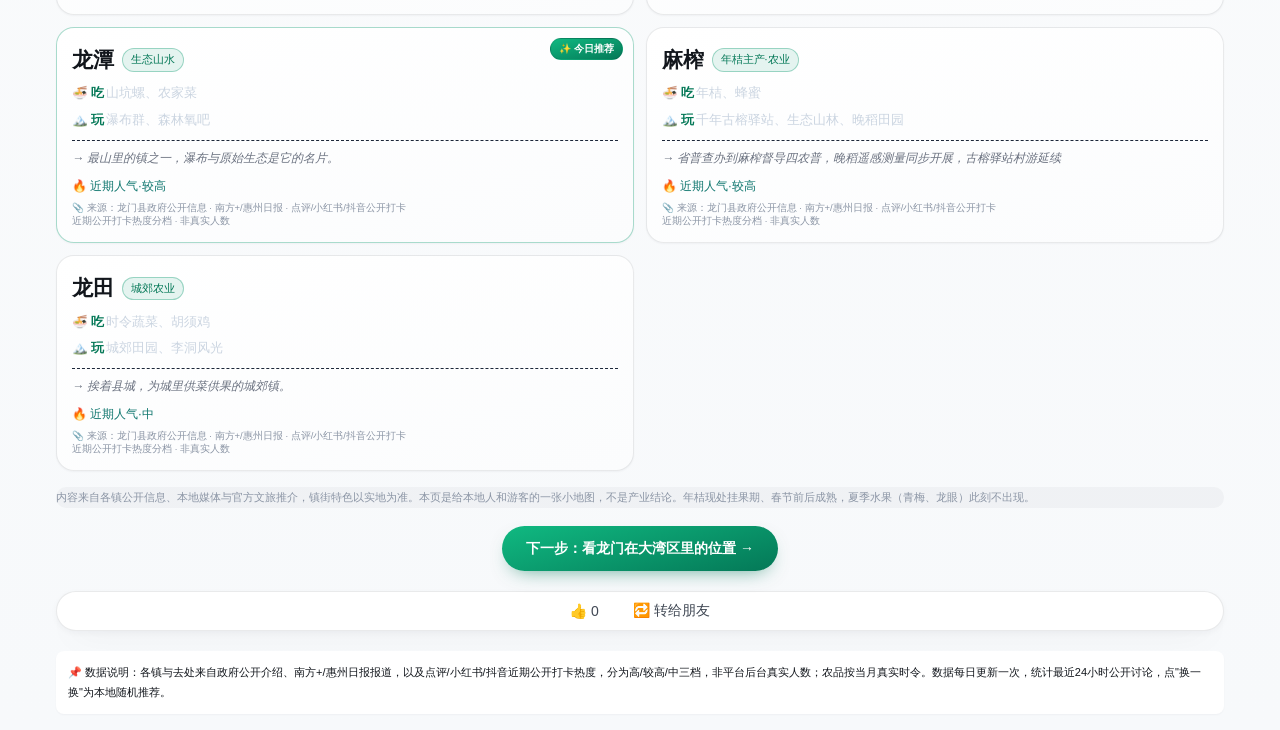
<file: town.html>
<!doctype html>
<html lang="zh-CN"><head><meta charset="utf-8"><meta name="viewport" content="width=device-width,initial-scale=1">
<title>龙门各镇吃喝玩乐</title>
<style>
*{box-sizing:border-box}
body{margin:0;background:#080b12;color:#e6edf3;font:14px/1.65 -apple-system,"PingFang SC","Microsoft YaHei",sans-serif}
.nav{position:sticky;top:0;z-index:50;display:flex;gap:5px;align-items:center;padding:9px 14px;background:rgba(8,11,18,.95);border-bottom:1px solid #1b2434;overflow-x:auto}
.nav b{font-size:14px;margin-right:6px;flex:none}
.nav a{background:#131c2b;color:#93a4bd;border:1px solid #22304a;padding:6px 12px;border-radius:20px;font-size:12.5px;text-decoration:none;white-space:nowrap;flex:none}
.nav a.on{background:#059669;border-color:#22c55e;color:#fff;font-weight:600}
.wrap{max-width:960px;margin:auto;padding:16px}
.scan{background:radial-gradient(ellipse at center,#0b1a12,#080b12);border:1px solid #1c2739;border-radius:14px;padding:18px;display:flex;align-items:center;gap:16px;margin-bottom:14px}
.radar{width:64px;height:64px;flex:none}
.refresh{background:#f59e0b;color:#1a1206;border:0;padding:7px 18px;border-radius:18px;font-size:12.5px;font-weight:700;cursor:pointer}
.scan-info{font-size:11px;color:#5b6b82;margin-top:4px}
h1{font-size:21px;margin:0}.sub{color:#8fa3bf;font-size:12.5px;margin:4px 0 0}
.livebar{background:#1a1206;border:1px solid #7c4a12;border-radius:10px;padding:10px 14px;margin-bottom:14px;font-size:12.5px;color:#fcd34d;line-height:1.9}
.card{background:#0e1523;border:1px solid #1c2739;border-radius:14px;padding:18px;margin-bottom:14px}
.card h2{font-size:16px;margin:0 0 10px}
.deep{font-size:13px;line-height:2;color:#c8d3e0}
.veg{margin-bottom:14px}
.veg-title{font-size:13px;color:#4ade80;margin-bottom:8px;font-weight:700}
.veg-track{overflow:hidden;mask-image:linear-gradient(90deg,transparent,#000 4%,#000 96%,transparent)}
.veg-inner{display:flex;gap:10px;animation:vscroll 28s linear infinite;width:max-content}
.veg-track:hover .veg-inner{animation-play-state:paused}
.vegcard{flex:none;background:#0e1523;border:1px solid #1f3a24;border-left:3px solid #22c55e;border-radius:10px;padding:10px 14px;width:190px}
.vegcard .vn{font-size:14px;font-weight:700}.vegcard .vp{font-size:11px;color:#4ade80;margin-top:2px}
.vegcard .vd{font-size:11.5px;color:#8fa3bf;margin-top:4px;line-height:1.5}
@keyframes vscroll{from{transform:translateX(0)}to{transform:translateX(-50%)}}
.grid{display:grid;grid-template-columns:repeat(2,1fr);gap:12px}
@media(max-width:680px){.grid{grid-template-columns:1fr}}
.town{background:#0e1523;border:1px solid #1c2739;border-radius:12px;padding:15px;position:relative}
.town.pick{border-color:#22c55e;box-shadow:0 0 0 1px #22c55e inset}
.town .pick-tag{position:absolute;top:10px;right:10px;background:#22c55e;color:#04120a;font-size:10px;font-weight:800;padding:2px 8px;border-radius:10px}
.town .head{display:flex;align-items:baseline;gap:8px;margin-bottom:6px;flex-wrap:wrap}
.town .n{font-size:18px;font-weight:800}.town .tag{font-size:10.5px;color:#4ade80;background:#0f2a16;border:1px solid #1a3a1a;padding:2px 8px;border-radius:10px}
.town .row{font-size:12.5px;color:#cbd5e1;margin-top:5px;line-height:1.7}
.town .row .k{display:inline-block;width:34px;color:#6b7d96}
.town .why{margin-top:9px;padding-top:8px;border-top:1px dashed #1c2739;font-size:12px;color:#8fa3bf;font-style:italic}
.disc{font-size:11px;color:#5b6b82;margin-top:16px;line-height:1.8}
.next{text-align:center;margin-top:18px}.next a{background:#059669;color:#fff;padding:11px 24px;border-radius:8px;text-decoration:none;font-weight:600;display:inline-block}
.likebar{display:flex;justify-content:center;margin:20px 0;background:rgba(15,23,42,.96);border:1px solid #059669;border-radius:24px;padding:9px 20px;gap:22px}
.likebar button{background:none;border:none;color:#e2e8f0;font-size:14px;cursor:pointer}
</style><link rel="stylesheet" href="ui/premium.css">
<script>/* premium 样式偶发 503：失败自动重试一次 */
(function(){var r={};Array.prototype.forEach.call(
document.querySelectorAll('link[rel="stylesheet"][href*="premium"]'),
function(l){l.addEventListener("error",function(){if(r[l.href])return;r[l.href]=1;
var s=document.createElement("link");s.rel="stylesheet";
s.href=l.href.split("?")[0]+"?retry="+Date.now();document.head.appendChild(s);});});})();</script>
</head><body>

<div class="nav">
    <span style="font-weight:800;color:#fff;padding:6px 8px;white-space:nowrap">龙门产业风洞</span>
    <a href="index.html">① 今日话题</a><a href="town.html" class="on">🏘️ 各镇吃喝玩乐</a><a href="network.html">② 关系网</a><a href="who.html">③ 基本面</a><a href="choices.html">④ 五条路</a><a href="future.html">⑤ 未来</a><a href="windtunnel.html">⑥ 风洞</a><a href="blindspot.html">⑦ 被忽略</a><a href="report.html">⑧ 报告</a><a href="ending.html">⑨ 结语</a>
  </div>

<div class="wrap">
  <div class="scan">
    <svg class="radar" viewBox="0 0 64 64">
      <circle cx="32" cy="32" r="28" fill="none" stroke="#1c2739"/>
      <circle cx="32" cy="32" r="18" fill="none" stroke="#1c2739"/>
      <circle cx="32" cy="32" r="8" fill="none" stroke="#1c2739"/>
      <g id="scanline" style="transform-origin:32px 32px"><line x1="32" y1="32" x2="32" y2="4" stroke="#22c55e" stroke-width="1.5"/></g>
      <circle cx="32" cy="32" r="2.5" fill="#22c55e"/>
    </svg>
    <div style="flex:1">
      <h1>龙门各镇，一口味道、一处山水</h1>
      <p class="sub">11 个镇街乡，各有各的烟火气。点“换一换”，今天先去哪三个。</p>
      <div class="scan-info" id="scanInfo">雷达待命…</div>
    </div>
    <button class="refresh" id="btnScan">🔄 换一换</button>
  </div>

  <div class="livebar" id="livebar">正在读今日龙门各镇…</div>

  <div class="card" style="border-color:#f59e0b">
    <h2>🔎 "一张床"：哪些是硬数，哪些待验证</h2>
    <div class="deep">
      <b style="color:#4ade80">能直接复核的硬数：</b>
      905.2万游客÷35.31万常住≈25.6倍；客单价约478元、同比略降；永汉游客+9.21%、客单价-7.29%。<br><br>
      <b style="color:#fbbf24">还不能直接推出的：</b>
      游客人次是到访次数、不等于独立游客；客单价下降不必然等于住宿减少；县级公报通常不公布过夜人次/住宿率/停留天数。<br><br>
      <b style="color:#60a5fa">所以"一张床"目前是待验证核心假设。</b> 永汉-7.29%剪刀差是最接近的旁证，但不等同于过夜率证据；能坐实它的，是过夜占比、民宿入住率与人均停留天数。
    </div>
  </div>

  <div class="veg" id="vegzone">
    <div class="veg-title" id="vegTitle">🚜 龙门当季农品 · 按10月真实时令（悬停暂停）</div>
    <div class="veg-track"><div class="veg-inner" id="vegInner"></div></div>
  </div>

  <div class="grid" id="grid"></div>

  <div class="disc">
    内容来自各镇公开信息、本地媒体与官方文旅推介，镇街特色以实地为准。本页是给本地人和游客的一张小地图，不是产业结论。年桔现处挂果期、春节前后成熟，夏季水果（青梅、龙眼）此刻不出现。
  </div>

  <div class="next"><a href="network.html">下一步：看龙门在大湾区里的位置 →</a></div>

  <div class="likebar">
    <button onclick="likePage()">👍 <span id="pcount">0</span></button>
    <button onclick="sharePage()">🔁 转给朋友</button>
  </div>
  <div style="font-size:11px;color:#5b6b82;line-height:1.8;padding:12px;background:#0a0f1a;border-radius:8px">
    📌 数据说明：各镇与去处来自政府公开介绍、南方+/惠州日报报道，以及点评/小红书/抖音近期公开打卡热度，分为高/较高/中三档，非平台后台真实人数；农品按当月真实时令。数据每日更新一次，统计最近24小时公开讨论，点"换一换"为本地随机推荐。
  </div>
</div>

<script>
let TOWNS=[],VEG=[],PULSE=[],UPDATED='',SRC='',picks=[];
function renderVeg(){
  const cards=(VEG.length?VEG:[{n:"—",p:"",d:"",level:"中"}]).map(v=>
    `<div class="vegcard"><div class="vn">${v.n}</div><div class="vp">${v.p}</div><div class="vd">${v.d}</div>
    <div style="font-size:11px;color:#a3e635;margin-top:6px">🔥 尝鲜人气·${v.level||"中"}</div>
    <div style="font-size:9px;color:#5b6b82;margin-top:3px">📎 公开渠道 · 人气分档</div></div>`).join("");
  document.getElementById("vegInner").innerHTML=cards+cards;
}
function pickThree(){
  const arr=[...TOWNS];
  for(let i=arr.length-1;i>0;i--){const j=Math.floor(Math.random()*(i+1));[arr[i],arr[j]]=[arr[j],arr[i]];}
  picks=arr.slice(0,3).map(t=>t.n);
}
function render(){
  document.getElementById("grid").innerHTML=TOWNS.map(t=>{
    const isPick=picks.includes(t.n);
    return `<div class="town${isPick?' pick':''}">
      ${isPick?'<span class="pick-tag">✨ 今日推荐</span>':''}
      <div class="head"><span class="n">${t.n}</span><span class="tag">${t.tag}</span></div>
      <div class="row"><span class="k">🍜 吃</span>${(t.foods||[]).join("、")}</div>
      <div class="row"><span class="k">🏔️ 玩</span>${(t.plays||[]).join("、")}</div>
      <div class="why">→ ${t.why}</div>
      <div style="font-size:12px;color:#a3e635;margin-top:8px">🔥 近期人气·${t.level||"中"}</div>
      <div style="font-size:9.5px;color:#5b6b82;margin-top:4px;line-height:1.4">📎 来源：${SRC}<br>近期公开打卡热度分档 · 非真实人数</div>
    </div>`;
  }).join("");
}
async function loadLife(){
  try{
    const d=await (await fetch("life.json?ts="+Date.now())).json();
    TOWNS=d.towns||[];VEG=d.veg||[];PULSE=d.pulse||[];UPDATED=d.updated||"";SRC=d.sourceLabel||"";
  }catch(e){}
  renderVeg();pickThree();render();
  scanInfo.textContent=`数据每日更新一次 · 上次更新 ${UPDATED} · 近1天 · 共${TOWNS.length}个镇街`;
  livebar.innerHTML=PULSE.length?"📡 最近大家在聊（近24小时公开渠道）："+PULSE.join("　｜　"):"📡 龙门的好吃好玩，不用上热搜也值得去。";
}
btnScan.onclick=()=>{pickThree();render();};
loadLife();
// 点赞/转发
var k="like_"+location.pathname,n=parseInt(localStorage.getItem(k)||"0");
pcount.textContent=n;
function likePage(){n++;localStorage.setItem(k,n);pcount.textContent=n;}
function sharePage(){
  var m=document.createElement("div");
  m.style.cssText="position:fixed;inset:0;background:rgba(0,0,0,.8);z-index:9999;display:flex;align-items:center;justify-content:center;padding:20px";
  m.onclick=()=>m.remove();
  m.innerHTML='<div style="background:#0f172a;padding:20px;border-radius:14px;text-align:center"><div style="color:#fff;font-size:14px;margin-bottom:12px">截图二维码，发给朋友/群</div><img src="https://api.qrserver.com/v1/create-qr-code/?size=200x200&data='+encodeURIComponent(location.href)+'" style="width:200px;height:200;background:#fff;padding:8px;border-radius:8px"><div style="color:#94a3b8;font-size:12px;margin-top:12px">扫码打开</div></div>';
  document.body.appendChild(m);
  navigator.clipboard&&navigator.clipboard.writeText(location.href);
}
</script>
</body></html>
</file>
<file: ui/premium.css>
/* ============================================================
   惠东 · 高级浅色设计系统（深色模板 → 白玻璃浅色）
   只改颜色 / 字重 / 阴影 / 圆角，不动结构与交互
   ============================================================ */
:root{
  --ac:#047857;            /* 区域主色：惠东海青 */
  --ac-2:#059669;
  --ac-soft:rgba(5,150,105,.10);
  --ac-line:rgba(5,150,105,.34);
  --ink:#12161c;
  --ink2:#3f4753;
  --ink3:#6b7280;
  --ink4:#8b95a5;
  --hair:rgba(17,24,39,.09);
  --hair-2:rgba(17,24,39,.14);
  --card:#ffffff;
  --card-2:#fbfcfd;
  --shadow-1:0 1px 2px rgba(16,24,40,.04);
  --shadow-2:0 2px 6px rgba(16,24,40,.04), 0 14px 34px -18px rgba(16,24,40,.22);
  --shadow-3:0 4px 12px rgba(16,24,40,.05), 0 28px 60px -24px rgba(16,24,40,.26);
  --r-lg:18px; --r-md:14px; --r-sm:10px;
  --gold:#b45309;
  --red:#c0392b;
  --green:#0f766e;
  --violet:#6d28d9;
}

/* ---------- 基础 ---------- */
html body{
  background:
    radial-gradient(900px 420px at 12% -6%, rgba(5,150,105,.07), transparent 60%),
    radial-gradient(760px 380px at 92% 4%, rgba(5,150,105,.05), transparent 62%),
    linear-gradient(180deg,#fdfefe 0%,#fafbfc 42%,#f7f9fb 100%) !important;
  color:var(--ink) !important;
  font-feature-settings:"tnum" 1;
  -webkit-font-smoothing:antialiased;
}
html body ::selection{background:rgba(5,150,105,.18);color:var(--ink)}
html body a{color:var(--ac)}
html body b,html body strong{color:inherit}
html body small{color:var(--ink3)}

/* ---------- 顶部导航 ---------- */
html body .nav{
  background:rgba(255,255,255,.86) !important;
  backdrop-filter:saturate(180%) blur(14px);
  border-bottom:1px solid var(--hair) !important;
  box-shadow:0 1px 0 rgba(255,255,255,.9) inset, 0 8px 24px -20px rgba(16,24,40,.28);
}
html body .nav b{color:var(--ink) !important;font-weight:800;letter-spacing:.02em}
html body .nav a{
  background:rgba(17,24,39,.035) !important;
  color:var(--ink3) !important;
  border:1px solid transparent !important;
  border-radius:999px !important;
  font-weight:600;
  transition:background .18s,color .18s,border-color .18s;
}
html body .nav a:hover{background:rgba(5,150,105,.08) !important;color:var(--ac) !important}
html body .nav a.on{
  background:linear-gradient(165deg,#10b981,#047857) !important;
  color:#fff !important;
  border-color:transparent !important;
  box-shadow:0 6px 16px -8px rgba(4,120,87,.65);
}

/* ---------- 版心 ---------- */
html body .wrap{max-width:1200px}

/* ---------- Hero ---------- */
html body .hero{
  background:
    radial-gradient(120% 120% at 50% 0%, rgba(5,150,105,.10), transparent 58%),
    linear-gradient(180deg,#ffffff 0%,#fbfdfe 100%) !important;
  border:1px solid var(--hair) !important;
  box-shadow:var(--shadow-2);
}
html body .hero::before{
  background:
    radial-gradient(circle at 16% 84%, rgba(5,150,105,.10) 0%, transparent 42%),
    radial-gradient(circle at 82% 78%, rgba(251,191,36,.12) 0%, transparent 40%),
    radial-gradient(circle at 50% 100%, rgba(5,150,105,.08) 0%, transparent 60%) !important;
}
html body .hero .kick{
  color:var(--ac) !important;
  font-weight:700;
  letter-spacing:.32em !important;
  font-size:10.5px !important;
}
html body .hero h1{
  color:var(--ink) !important;
  font-weight:900 !important;
  letter-spacing:-.02em !important;
  font-size:34px !important;
  line-height:1.28 !important;
}
html body .hero h1 .sea{
  background:linear-gradient(120deg,#047857,#059669 55%,#0ea5b7);
  -webkit-background-clip:text;background-clip:text;color:transparent !important;
}
html body .hero .sub{color:var(--ink3) !important;line-height:1.9 !important}
html body .hero .sub span{color:var(--ink4) !important}

/* ---------- 卡片骨架 ---------- */
html body .card,
html body .scan-row,
html body .town-panel,
html body .proud-panel,
html body .chartbox,
html body .kpi,
html body .metric,
html body .val-card,
html body .param-panel,
html body .val-grid,
html body .ab-card,
html body .scen-grid,
html body .vegcard{
  background:linear-gradient(165deg,#ffffff 0%,#fcfdfe 100%) !important;
  border:1px solid var(--hair) !important;
  border-radius:var(--r-lg) !important;
  box-shadow:var(--shadow-1) !important;
}
html body .card:hover,
html body .tcard:hover{
  box-shadow:var(--shadow-3) !important;
  transform:translateY(-2px);
}

/* 强调面板：左侧主色竖条 */
html body .town-panel,
html body .proud-panel{
  position:relative;overflow:hidden;
}
html body .town-panel::before,
html body .proud-panel::before{
  content:"";position:absolute;left:0;top:0;bottom:0;width:4px;
  background:linear-gradient(180deg,var(--ac),rgba(5,150,105,.25));
  border-radius:4px 0 0 4px;
}

/* ---------- 雷达 ---------- */
html body .radar circle,
html body .radar line{stroke:rgba(17,24,39,.16) !important}
html body .radar .scanline line{stroke:var(--ac) !important}
html body .radar .scanline circle{fill:var(--ac) !important}

html body .scan-info{color:var(--ink3) !important;line-height:1.8}
html body .refresh,
html body .btn,
html body .rbtn,
html body .next a{
  background:linear-gradient(165deg,#10b981,#047857) !important;
  color:#fff !important;
  border:0 !important;
  border-radius:999px !important;
  font-weight:700 !important;
  box-shadow:0 8px 20px -10px rgba(4,120,87,.7) !important;
  transition:transform .16s,box-shadow .16s !important;
}
html body .refresh:hover,
html body .btn:hover,
html body .next a:hover{transform:translateY(-1px);box-shadow:0 12px 26px -12px rgba(4,120,87,.75) !important}
html body .ghost,
html body .plain{
  background:#fff !important;color:var(--ink2) !important;
  border:1px solid var(--hair-2) !important;box-shadow:none !important;
}

/* ---------- 面板标题 ---------- */
html body .town-panel .t,
html body .proud-panel .t,
html body .rank-title,
html body .ruler-title,
html body .acttitle,
html body .conclusion{
  color:var(--ink) !important;font-weight:800 !important;letter-spacing:-.01em;
}
html body .town-panel .d,
html body .proud-panel .d,
html body .ruler-desc{
  color:var(--ink3) !important;
}

/* ---------- 镇街 / 骄傲 按钮 ---------- */
html body .town-grid button,
html body .proud-row button{
  background:var(--ac-soft) !important;
  border:1px solid var(--ac-line) !important;
  color:var(--ac) !important;
  font-weight:700 !important;
  border-radius:var(--r-sm) !important;
}
html body .town-grid button:hover,
html body .proud-row button:hover{
  background:rgba(5,150,105,.18) !important;
  transform:translateY(-1px);
  box-shadow:0 8px 18px -12px rgba(4,120,87,.7);
}
html body .town-out,
html body .proud-out,
html body .vote-out{
  color:var(--ink2) !important;line-height:1.85;
}

/* ---------- 分类筛选 ---------- */
html body .cat,
html body .switch,
html body .toolbar button{
  background:#fff !important;
  color:var(--ink3) !important;
  border:1px solid var(--hair-2) !important;
  border-radius:999px !important;
  font-weight:600 !important;
}
html body .cat:hover{color:var(--ac) !important;border-color:var(--ac-line) !important}
html body .cat.on,
html body .switch.on,
html body .toolbar button.on{
  background:linear-gradient(165deg,#10b981,#047857) !important;
  color:#fff !important;border-color:transparent !important;
  box-shadow:0 8px 18px -10px rgba(4,120,87,.7) !important;
}

/* ---------- 话题卡 ---------- */
html body .topic-grid{gap:14px}
html body .tcard{
  background:linear-gradient(165deg,#ffffff,#fbfcfd) !important;
  border:1px solid var(--hair) !important;
  box-shadow:var(--shadow-1) !important;
}
html body .tcard .meta{color:var(--ink4) !important;font-weight:600}
html body .tcard .title{color:var(--ink) !important;font-weight:800 !important;line-height:1.5}
html body .tcard .detail{color:var(--ink2) !important}
html body .tcard .detail a,
html body .detail a{color:var(--ac) !important}
html body .tier{
  background:var(--ac-soft) !important;color:var(--ac) !important;
  border:1px solid var(--ac-line) !important;border-radius:999px !important;
}
html body .like-btn,
html body .likeBtn{color:var(--ink3) !important}
html body .likebar{background:#fff !important;border:1px solid var(--hair) !important;box-shadow:var(--shadow-2) !important}
html body .likebar button{color:var(--ink2) !important}

/* ---------- 正文文字 ---------- */
html body .disc,
html body .note,
html body .algo-note,
html body .worldnote{
  color:var(--ink4) !important;line-height:1.85 !important;
}
html body .src,
html body .src-list,
html body .met,
html body .meta{color:var(--ink4) !important}
html body .quote,
html body .bigquote{
  color:var(--ink2) !important;
  border-left:3px solid var(--ac-line) !important;
  background:rgba(5,150,105,.05) !important;
  border-radius:0 var(--r-sm) var(--r-sm) 0 !important;
}

/* ---------- 数字 ---------- */
html body .num,
html body .val,
html body .kpi b,
html body .metric b,
html body .big{
  color:var(--ink) !important;
  font-weight:900 !important;
  letter-spacing:-.02em !important;
}
html body .kpi .l,
html body .kpi .lab,
html body .metric .l,
html body .metric .lab{color:var(--ink3) !important}

/* ---------- 步骤 / 路径 ---------- */
html body .step{
  background:#fff !important;
  border:1px solid var(--hair) !important;
  border-left:3px solid var(--ac-line) !important;
  border-radius:var(--r-sm) !important;
  color:var(--ink2) !important;
}
html body .path{
  color:var(--ink2) !important;
  border-left:2px dashed var(--hair-2) !important;
}

/* ---------- 图表容器 ---------- */
html body .chart,
html body .chartbox,
html body .chart-sm{
  background:#fff !important;
  border:1px solid var(--hair) !important;
  border-radius:var(--r-md) !important;
}

/* ---------- 表格 / 列表 ---------- */
html body table{color:var(--ink2) !important}
html body th{color:var(--ink3) !important;border-bottom:1px solid var(--hair-2) !important}
html body td{border-bottom:1px solid var(--hair) !important}
html body .rank-row{border-bottom:1px solid var(--hair) !important}
html body .rank-row:hover{background:rgba(5,150,105,.04) !important}

/* ---------- 进度条 / 量表 ---------- */
html body .bar-bg{background:rgba(17,24,39,.06) !important;border-radius:999px !important}
html body .bar{background:linear-gradient(90deg,#059669,#047857) !important;border-radius:999px !important}
html body .gauge{color:var(--ink3) !important}

/* ---------- 标签 ---------- */
html body .tag,
html body .pick-tag,
html body .blood-tag,
html body .grade,
html body .flag{
  background:rgba(17,24,39,.05) !important;
  color:var(--ink2) !important;
  border:1px solid var(--hair) !important;
  border-radius:999px !important;
}
html body .blood-A{color:var(--red) !important;background:rgba(192,57,43,.08) !important;border-color:rgba(192,57,43,.28) !important}
html body .blood-B{color:var(--gold) !important;background:rgba(180,83,9,.08) !important;border-color:rgba(180,83,9,.28) !important}
html body .blood-C{color:var(--green) !important;background:rgba(15,118,110,.08) !important;border-color:rgba(15,118,110,.28) !important}

/* ---------- 场景 / 对比 ---------- */
html body .scene,
html body .scenes,
html body .ab-side,
html body .ab-mid{
  background:#fff !important;
  border:1px solid var(--hair) !important;
  border-radius:var(--r-md) !important;
  color:var(--ink2) !important;
}
html body .ab-mid{background:var(--card-2) !important}

/* ---------- 结尾 / 大字 ---------- */
html body .closing,
html body .lossline{
  color:var(--ink) !important;
}
html body .closing .big,
html body .big{
  background:linear-gradient(120deg,#047857,#059669);
  -webkit-background-clip:text;background-clip:text;color:transparent !important;
}

/* ---------- 内联深色兜底（style 属性里的写死值） ---------- */
html body [style*="background:#0a0f1a"],
html body [style*="background:#080b12"],
html body [style*="background:#0e1523"],
html body [style*="background:#131c2b"],
html body [style*="background:#0f172a"],
html body [style*="background:#1c2739"],
html body [style*="background:#22304a"],
html body [style*="background:#0b1426"],
html body [style*="background:#0a0f18"]{
  background:#fff !important;
}
html body [style*="color:#e6edf3"],
html body [style*="color:#f8fafc"],
html body [style*="color:#fff"],
html body [style*="color:#ffffff"]{color:var(--ink) !important}
html body [style*="color:#cbd5e1"],
html body [style*="color:#e2e8f0"]{color:var(--ink2) !important}
html body [style*="color:#94a3b8"],
html body [style*="color:#93a4bd"],
html body [style*="color:#8fa3bf"],
html body [style*="color:#a8bccd"]{color:var(--ink3) !important}
html body [style*="color:#5b6b82"],
html body [style*="color:#64748b"],
html body [style*="color:#7c8b99"]{color:var(--ink4) !important}
html body [style*="color:#67e8f9"],
html body [style*="color:#22d3ee"],
html body [style*="color:#a5f3fc"],
html body [style*="color:#7dd3fc"]{color:var(--ac) !important}
html body [style*="color:#fbbf24"],
html body [style*="color:#f59e0b"],
html body [style*="color:#fdba74"]{color:var(--gold) !important}
html body [style*="color:#f87171"],
html body [style*="color:#fb923c"],
html body [style*="color:#f97316"]{color:var(--red) !important}
html body [style*="border:1px solid #1c2739"],
html body [style*="border:1px solid #22304a"],
html body [style*="border-bottom:1px solid #1c2739"]{border-color:var(--hair) !important}
html body [style*="background:#131c2b"]{background:rgba(17,24,39,.04) !important}

/* ============================================================
   第二批：页面私有组件
   ============================================================ */
/* 各镇页 */
html body .scan-bar{
  background:#fff !important;border:1px solid var(--hair) !important;
  border-radius:var(--r-lg) !important;box-shadow:var(--shadow-1) !important;
  color:var(--ink2) !important;
}
html body .town,
html body .town.pick{
  background:linear-gradient(165deg,#ffffff,#fbfcfd) !important;
  border:1px solid var(--hair) !important;
  border-radius:var(--r-lg) !important;
  box-shadow:var(--shadow-1) !important;
}
html body .town:hover{box-shadow:var(--shadow-3) !important}
html body .town.pick{border-color:var(--ac-line) !important}
html body .town .name,
html body .town h3,
html body .town b{color:var(--ink) !important}
html body .town .sub,
html body .town .meta,
html body .town .src,
html body .town .why{color:var(--ink3) !important}
html body .town .tag{
  background:var(--ac-soft) !important;color:var(--ac) !important;
  border-color:var(--ac-line) !important;border-radius:999px !important;
}
html body .town .pick-tag{
  background:linear-gradient(165deg,#10b981,#047857) !important;color:#fff !important;
  border-radius:999px !important;
}
html body .livebar{
  background:rgba(180,83,9,.06) !important;
  border:1px solid rgba(180,83,9,.28) !important;
  color:var(--gold) !important;
  border-radius:var(--r-md) !important;
}
html body .veg-title{color:var(--ac) !important;font-weight:800}
html body .vegcard .vn{color:var(--ink) !important}
html body .vegcard .vp{color:var(--ac) !important}
html body .vegcard .vd{color:var(--ink3) !important}
html body .disc{background:rgba(17,24,39,.03) !important;border-radius:var(--r-sm) !important}

/* 关系网 */
html body .stage{
  background:
    radial-gradient(70% 60% at 50% 45%, rgba(5,150,105,.10), transparent 70%),
    linear-gradient(180deg,#ffffff,#fafcfd) !important;
  border:1px solid var(--hair) !important;
  border-radius:var(--r-lg) !important;
}

/* 五条路 */
html body .path,
html body .path.on{
  background:linear-gradient(165deg,#ffffff,#fbfcfd) !important;
  border:1px solid var(--hair) !important;
  border-radius:var(--r-lg) !important;
  box-shadow:var(--shadow-1) !important;
  color:var(--ink2) !important;
}
html body .path.on{border-color:var(--ac-line) !important;box-shadow:0 0 0 3px rgba(5,150,105,.10) !important}
html body .gap{
  background:rgba(17,24,39,.035) !important;
  border:1px solid var(--hair) !important;
  border-radius:var(--r-lg) !important;
  color:var(--ink2) !important;
}

/* 结语 */
html body .closing{
  background:
    radial-gradient(80% 70% at 50% 0%, rgba(5,150,105,.10), transparent 62%),
    linear-gradient(180deg,#ffffff,#fbfdfe) !important;
  border:1px solid var(--hair) !important;
  border-radius:var(--r-lg) !important;
  color:var(--ink) !important;
}
html body .closing h1,
html body .closing h2,
html body .closing p{color:var(--ink) !important}
html body details{
  background:#fff !important;
  border:1px solid var(--hair) !important;
  border-radius:var(--r-md) !important;
}
html body details summary{color:var(--ink) !important;font-weight:700}
html body .worldnote{
  background:rgba(5,150,105,.05) !important;
  border:1px solid var(--ac-line) !important;
  border-radius:var(--r-sm) !important;
  color:var(--ink2) !important;
}
html body .grid6 .feat,
html body .feat{
  background:#fff !important;
  border:1px solid var(--hair) !important;
  border-radius:var(--r-md) !important;
  color:var(--ink2) !important;
}

/* 角色 */
html body .card svg#svg,
html body svg#svg{
  background:
    radial-gradient(60% 55% at 50% 45%, rgba(5,150,105,.12), transparent 70%),
    #ffffff !important;
  border-radius:var(--r-md) !important;
}
html body .roles .rc,
html body .rc{
  background:#fff !important;
  border:1px solid var(--hair) !important;
  border-radius:var(--r-md) !important;
  color:var(--ink2) !important;
}
html body .roles .rc.on,
html body .rc.on{border-color:var(--ac-line) !important;background:rgba(5,150,105,.06) !important}
html body .worry{
  background:rgba(192,57,43,.06) !important;
  border:1px solid rgba(192,57,43,.26) !important;
  border-radius:var(--r-md) !important;
  color:var(--ink2) !important;
}

/* 未来 */
html body #out .conclusion,
html body .conclusion{
  background:#fff !important;
  border:1px solid var(--hair) !important;
  border-radius:var(--r-lg) !important;
  color:var(--ink) !important;
}
html body .card .note{
  background:rgba(17,24,39,.03) !important;
  border-radius:var(--r-sm) !important;
  color:var(--ink3) !important;
}
html body .gauges .gauge,
html body .gauge{
  background:rgba(17,24,39,.035) !important;
  border:1px solid var(--hair) !important;
  border-radius:var(--r-sm) !important;
  color:var(--ink2) !important;
}
html body .scen3 .s{
  background:#fff !important;
  border:1px solid var(--hair) !important;
  border-radius:var(--r-sm) !important;
  color:var(--ink2) !important;
}

/* 被忽略 */
html body .vote{
  background:rgba(17,24,39,.03) !important;
  border-radius:var(--r-sm) !important;
}
html body .finding .means{
  background:rgba(5,150,105,.05) !important;
  border:1px solid var(--ac-line) !important;
  border-radius:var(--r-sm) !important;
  color:var(--ink2) !important;
}

/* 风洞 */
html body .real{
  background:linear-gradient(165deg,#ffffff,#fbfcfd) !important;
  border:1px solid var(--hair) !important;
  border-radius:var(--r-lg) !important;
  box-shadow:var(--shadow-1) !important;
  color:var(--ink2) !important;
}
html body .bridge{
  border-radius:var(--r-md) !important;
}
html body .bridge.b-orange{
  background:rgba(180,83,9,.06) !important;
  border:1px solid rgba(180,83,9,.26) !important;
  color:var(--ink2) !important;
}
html body .lossline{
  background:rgba(17,24,39,.035) !important;
  border-radius:var(--r-sm) !important;
  color:var(--ink2) !important;
}

/* 报告 */
html body .cover{
  background:
    radial-gradient(80% 70% at 50% 0%, rgba(5,150,105,.12), transparent 62%),
    linear-gradient(180deg,#ffffff,#fbfdfe) !important;
  border:1px solid var(--hair) !important;
  border-radius:var(--r-lg) !important;
}
html body .cover h1,
html body .cover h2,
html body .cover p{color:var(--ink) !important}
html body .mycon{
  background:
    radial-gradient(70% 60% at 50% 0%, rgba(5,150,105,.10), transparent 62%),
    linear-gradient(180deg,#ffffff,#fbfcfd) !important;
  border:1px solid var(--hair) !important;
  border-radius:var(--r-lg) !important;
  color:var(--ink) !important;
}
html body .scen-card{
  background:#fff !important;
  border:1px solid var(--hair) !important;
  border-radius:var(--r-md) !important;
  color:var(--ink2) !important;
}
html body .scen-card.g{border-left:3px solid rgba(15,118,110,.5) !important}
html body .scen-card.r{border-left:3px solid rgba(192,57,43,.5) !important}
html body .scen-card.y{border-left:3px solid rgba(180,83,9,.5) !important}

/* 镇名（原为白字，浅色下需显式改深） */
html body .town .head .n{
  color:var(--ink) !important;
  font-weight:900 !important;
  font-size:21px !important;
  letter-spacing:-.01em !important;
}
html body .town .head{display:flex;align-items:center;gap:8px;flex-wrap:wrap}
html body .town .k{color:var(--ac) !important;font-weight:800}

/* 卡片内标题（原为白字） */
html body .t,
html body .path .t,
html body .finding .t,
html body .rc .t,
html body .feat .t{
  color:var(--ink) !important;font-weight:800 !important;
}
html body .p50,
html body .p50 b,
html body .p50 strong{color:var(--ink2) !important}
html body .p50 b{color:var(--ink) !important;font-weight:900 !important}

/* 品牌字 / 特性标题 / 优先标签（原为白字） */
html body .nav span{color:var(--ink) !important;font-weight:800 !important}
html body .feat b,
html body .grid6 .feat b{color:var(--ink) !important;font-weight:800 !important}
html body .pri{
  background:rgba(5,150,105,.10) !important;
  color:var(--ac) !important;
  border:1px solid var(--ac-line) !important;
  border-radius:999px !important;
}

/* 单选按钮：未选中浅底，选中实心 */
html body .rbtn,
html body .rbtns button{
  background:#fff !important;color:var(--ink3) !important;
  border:1px solid var(--hair-2) !important;box-shadow:none !important;
  border-radius:999px !important;font-weight:600 !important;
}
html body .rbtn:hover{color:var(--ac) !important;border-color:var(--ac-line) !important}
html body .rbtn.on,
html body .rbtns button.on{
  background:linear-gradient(165deg,#10b981,#047857) !important;
  color:#fff !important;border-color:transparent !important;
  box-shadow:0 8px 18px -10px rgba(4,120,87,.7) !important;
}

/* 关系网 SVG：文字转深、连线提亮 */
html body .stage text[fill="#e6edf3"]{fill:var(--ink) !important}
html body .stage text[fill="#7d8fa5"]{fill:var(--ink3) !important}
html body .stage text[fill="#fca5a5"]{fill:var(--red) !important}
html body .stage line{stroke-opacity:0.62 !important}
html body .stage circle[stroke]{stroke-width:1.6 !important}

/* 角色页 SVG 文字 */
html body svg#svg text[fill="#e6edf3"],
html body svg#svg text[fill="#f8fafc"],
html body svg#svg text[fill="#ffffff"]{fill:var(--ink) !important}
html body svg#svg text[fill="#7d8fa5"],
html body svg#svg text[fill="#94a3b8"]{fill:var(--ink3) !important}

/* ---------- 通用浅底文字补丁（深色模板遗留字色） ---------- */
html body .card > b{color:var(--ink) !important}
html body .card > b + *,html body .card b + div{color:var(--ink2)}
html body .mut,html body .cmp .l,html body .met .n,html body .met .a{color:var(--ink3) !important}
html body .cmp .r.cy{color:var(--gold) !important}
html body .met .b{color:var(--ac) !important}
html body .chk{background:#fff !important;border:1px solid var(--hair) !important;border-radius:var(--r-sm) !important}
html body .chk:hover{border-color:var(--ac-line) !important}
html body .chk.on{background:var(--ac-soft) !important;border-color:var(--ac-line) !important}
html body .chk .t{color:var(--ink) !important}
html body .chk .d{color:var(--ink3) !important}
html body .chk .g{color:var(--ac) !important}
html body input[type=checkbox]{accent-color:var(--ac)}
html body .worry{background:#fef6f6 !important;color:var(--red) !important;border-left-color:var(--red) !important}
html body svg{background:transparent !important}

/* ---------- 页面私有类补丁（第二批） ---------- */
html body .topic{background:#fff !important;border:1px solid var(--hair) !important;box-shadow:var(--shadow-1) !important}
html body .topic .meta,html body .topic .src{color:var(--ink4) !important}
html body .topic .t{color:var(--ink) !important}
html body .topic .d{color:var(--ink2) !important}
html body .stat{background:#fff !important;border:1px solid var(--hair) !important;box-shadow:var(--shadow-1) !important}
html body .stat *{color:var(--ink) !important}
html body .guess{background:#fff !important;border:1px solid var(--hair) !important;box-shadow:var(--shadow-1) !important}
html body .guess *{color:var(--ink2) !important}
html body .guess input{background:var(--card-2) !important;border:1px solid var(--hair-2) !important;color:var(--ac) !important}
html body .warn{background:rgba(180,83,9,.06) !important;color:var(--gold) !important;border-left-color:var(--gold) !important}
html body .bridge{background:#fff !important;border:1px solid var(--hair) !important}
html body .bridge.b-green{background:rgba(5,150,105,.06) !important;border-color:rgba(5,150,105,.28) !important;color:var(--ink2) !important}
html body .bridge.b-red{background:rgba(220,38,38,.06) !important;border-color:rgba(220,38,38,.26) !important;color:var(--ink2) !important}
html body .bridge.b-blue{background:rgba(37,99,235,.06) !important;border-color:rgba(37,99,235,.26) !important;color:var(--ink2) !important}
html body .bridge.b-orange{background:rgba(180,83,9,.06) !important;border-color:rgba(180,83,9,.26) !important;color:var(--ink2) !important}
html body .tcard{background:#fff !important;border:1px solid var(--hair) !important;box-shadow:var(--shadow-1) !important}
html body .tcard > div:nth-child(1){color:var(--ink4) !important}
html body .tcard > div:nth-child(2){color:var(--ink) !important}
html body .tcard .detail{color:var(--ink2) !important}
html body .tcard .detail a{color:var(--ac) !important}
html body .tcard .likeBtn{color:var(--ink3) !important}
html body .scan{background:radial-gradient(ellipse at center,var(--ac-soft),transparent 72%),#fff !important;border:1px solid var(--hair) !important}
html body .wrap > div[style*="linear-gradient(135deg"]{background:#fff !important;border:1px solid var(--hair) !important;box-shadow:var(--shadow-1) !important}
html body .wrap > div[style*="linear-gradient(135deg"] > div{color:var(--ink3) !important}
html body .wrap > div[style*="linear-gradient(135deg"] > div:first-child{color:var(--ink) !important;font-weight:800}
html body .closing > div[style*="background"]{background:var(--card-2) !important;border:1px solid var(--hair) !important;border-left:3px solid var(--ac) !important;color:var(--ink2) !important}
html body .closing a{background:transparent !important;color:var(--ac) !important;border-color:transparent !important}
html body .wrap a[style*="background"]{background:#fff !important;border:1px solid var(--hair) !important;color:var(--ink2) !important;box-shadow:var(--shadow-1) !important}

/* ---------- 表格 ---------- */
html body table{background:#fff !important;border:1px solid var(--hair) !important;border-radius:var(--r-sm) !important;overflow:hidden;box-shadow:var(--shadow-1)}
html body th{background:var(--card-2) !important;color:var(--ink) !important;border-color:var(--hair) !important;font-weight:700}
html body td{color:var(--ink2) !important;border-color:var(--hair) !important}
html body tbody tr:nth-child(even){background:rgba(17,24,39,.015)}

/* ---------- 内联浅色字归一化（深色模板遗留） ---------- */
html body [style*="color:#f0e6d8"]:not([style*="background"]),
html body [style*="color:#d3dce8"]:not([style*="background"]),
html body [style*="color:#fbe7d3"]:not([style*="background"]),
html body [style*="color:#cbd5e1"]:not([style*="background"]),
html body [style*="color:#e6edf3"]:not([style*="background"]),
html body [style*="color:#c8d3e0"]:not([style*="background"]),
html body [style*="color:#cff3f8"]:not([style*="background"]),
html body [style*="color:#e9d5ff"]:not([style*="background"]),
html body [style*="color:#d7f0dd"]:not([style*="background"]),
html body [style*="color:#d8e0ea"]:not([style*="background"]),
html body [style*="color:#d3f4f8"]:not([style*="background"]),
html body [style*="color:#f5e6d3"]:not([style*="background"]),
html body [style*="color:#e2e8f0"]:not([style*="background"]),
html body [style*="color:#fff"]:not([style*="background"])
{color:var(--ink) !important}
html body [style*="color:#a9b6c9"]:not([style*="background"]),
html body [style*="color:#c2cdda"]:not([style*="background"])
{color:var(--ink2) !important}
html body [style*="color:#9aa9bd"]:not([style*="background"]),
html body [style*="color:#94a3b8"]:not([style*="background"])
{color:var(--ink3) !important}
html body [style*="color:#bae6fd"]:not([style*="background"]),
html body [style*="color:#93a4bd"]:not([style*="background"]),
html body [style*="color:#34d399"]:not([style*="background"]),
html body [style*="color:#93c5fd"]:not([style*="background"]),
html body [style*="color:#bfdbfe"]:not([style*="background"]),
html body [style*="color:#a5f3fc"]:not([style*="background"]),
html body [style*="color:#93a4bf"]:not([style*="background"]),
html body [style*="color:#22d3ee"]:not([style*="background"]),
html body [style*="color:#7dd3fc"]:not([style*="background"]),
html body [style*="color:#a78bfa"]:not([style*="background"]),
html body [style*="color:#38bdf8"]:not([style*="background"]),
html body [style*="color:#8fa3bf"]:not([style*="background"]),
html body [style*="color:#67e8f9"]:not([style*="background"]),
html body [style*="color:#60a5fa"]:not([style*="background"])
{color:var(--ac) !important}
html body [style*="color:#4ade80"]:not([style*="background"]),
html body [style*="color:#a3e635"]:not([style*="background"]),
html body [style*="color:#bbf7d0"]:not([style*="background"]),
html body [style*="color:#84cc16"]:not([style*="background"]),
html body [style*="color:#86efac"]:not([style*="background"])
{color:var(--green) !important}
html body [style*="color:#fdba74"]:not([style*="background"]),
html body [style*="color:#fca5a5"]:not([style*="background"]),
html body [style*="color:#cbb59a"]:not([style*="background"]),
html body [style*="color:#fed7aa"]:not([style*="background"]),
html body [style*="color:#f59e0b"]:not([style*="background"]),
html body [style*="color:#c0a98f"]:not([style*="background"]),
html body [style*="color:#fb923c"]:not([style*="background"]),
html body [style*="color:#f87171"]:not([style*="background"])
{color:var(--red) !important}
html body [style*="color:#fde68a"]:not([style*="background"]),
html body [style*="color:#eab308"]:not([style*="background"]),
html body [style*="color:#fbbf24"]:not([style*="background"]),
html body [style*="color:#fcd34d"]:not([style*="background"])
{color:var(--gold) !important}
html body [style*="color:#c084fc"]:not([style*="background"])
{color:var(--violet) !important}

/* ---------- longmen-simulator 内联背景归一化（自动生成） ---------- */
html body [style*="background:#05966918"]{background:rgba(5,150,105,.09) !important;border-color:rgba(5,150,105,.30) !important;color:var(--ink) !important}
html body [style*="background:#05966918"] [style*="color:#"]{color:var(--ink2) !important}
html body [style*="background:#05966922"]{background:rgba(5,150,105,.09) !important;border-color:rgba(5,150,105,.30) !important;color:var(--ink) !important}
html body [style*="background:#05966922"] [style*="color:#"]{color:var(--ink2) !important}
html body [style*="background:#64748b22"]{background:rgba(100,116,139,.09) !important;border-color:rgba(100,116,139,.30) !important;color:var(--ink) !important}
html body [style*="background:#64748b22"] [style*="color:#"]{color:var(--ink2) !important}
html body [style*="background:#f59e0b15"]{background:rgba(245,158,11,.09) !important;border-color:rgba(245,158,11,.30) !important;color:var(--ink) !important}
html body [style*="background:#f59e0b15"] [style*="color:#"]{color:var(--ink2) !important}
html body [style*="background:#f59e0b22"]{background:rgba(245,158,11,.09) !important;border-color:rgba(245,158,11,.30) !important;color:var(--ink) !important}
html body [style*="background:#f59e0b22"] [style*="color:#"]{color:var(--ink2) !important}
html body [style*="background:#080b12"]{background:#fff !important;border-color:var(--hair) !important;color:var(--ink) !important;box-shadow:var(--shadow-1) !important}
html body [style*="background:#080b12"] [style*="color:#"]{color:var(--ink2) !important}
html body [style*="background:#0a0f1a"]{background:#fff !important;border-color:var(--hair) !important;color:var(--ink) !important;box-shadow:var(--shadow-1) !important}
html body [style*="background:#0a0f1a"] [style*="color:#"]{color:var(--ink2) !important}
html body [style*="background:#0a141f"]{background:#fff !important;border-color:var(--hair) !important;color:var(--ink) !important;box-shadow:var(--shadow-1) !important}
html body [style*="background:#0a141f"] [style*="color:#"]{color:var(--ink2) !important}
html body [style*="background:#0a1422"]{background:#fff !important;border-color:var(--hair) !important;color:var(--ink) !important;box-shadow:var(--shadow-1) !important}
html body [style*="background:#0a1422"] [style*="color:#"]{color:var(--ink2) !important}
html body [style*="background:#0a1a12"]{background:#fff !important;border-color:var(--hair) !important;color:var(--ink) !important;box-shadow:var(--shadow-1) !important}
html body [style*="background:#0a1a12"] [style*="color:#"]{color:var(--ink2) !important}
html body [style*="background:#0c1422"]{background:#fff !important;border-color:var(--hair) !important;color:var(--ink) !important;box-shadow:var(--shadow-1) !important}
html body [style*="background:#0c1422"] [style*="color:#"]{color:var(--ink2) !important}
html body [style*="background:#0c1c2e"]{background:#fff !important;border-color:var(--hair) !important;color:var(--ink) !important;box-shadow:var(--shadow-1) !important}
html body [style*="background:#0c1c2e"] [style*="color:#"]{color:var(--ink2) !important}
html body [style*="background:#0c2418"]{background:#fff !important;border-color:var(--hair) !important;color:var(--ink) !important;box-shadow:var(--shadow-1) !important}
html body [style*="background:#0c2418"] [style*="color:#"]{color:var(--ink2) !important}
html body [style*="background:#0e1523"]{background:#fff !important;border-color:var(--hair) !important;color:var(--ink) !important;box-shadow:var(--shadow-1) !important}
html body [style*="background:#0e1523"] [style*="color:#"]{color:var(--ink2) !important}
html body [style*="background:#0f172a"]{background:#fff !important;border-color:var(--hair) !important;color:var(--ink) !important;box-shadow:var(--shadow-1) !important}
html body [style*="background:#0f172a"] [style*="color:#"]{color:var(--ink2) !important}
html body [style*="background:#0f1f18"]{background:#fff !important;border-color:var(--hair) !important;color:var(--ink) !important;box-shadow:var(--shadow-1) !important}
html body [style*="background:#0f1f18"] [style*="color:#"]{color:var(--ink2) !important}
html body [style*="background:#0f2a16"]{background:#fff !important;border-color:var(--hair) !important;color:var(--ink) !important;box-shadow:var(--shadow-1) !important}
html body [style*="background:#0f2a16"] [style*="color:#"]{color:var(--ink2) !important}
html body [style*="background:#131c2b"]{background:#fff !important;border-color:var(--hair) !important;color:var(--ink) !important;box-shadow:var(--shadow-1) !important}
html body [style*="background:#131c2b"] [style*="color:#"]{color:var(--ink2) !important}
html body [style*="background:#1a1015"]{background:#fff !important;border-color:var(--hair) !important;color:var(--ink) !important;box-shadow:var(--shadow-1) !important}
html body [style*="background:#1a1015"] [style*="color:#"]{color:var(--ink2) !important}
html body [style*="background:#1a1024"]{background:#fff !important;border-color:var(--hair) !important;color:var(--ink) !important;box-shadow:var(--shadow-1) !important}
html body [style*="background:#1a1024"] [style*="color:#"]{color:var(--ink2) !important}
html body [style*="background:#1a1206"]{background:#fff !important;border-color:var(--hair) !important;color:var(--ink) !important;box-shadow:var(--shadow-1) !important}
html body [style*="background:#1a1206"] [style*="color:#"]{color:var(--ink2) !important}
html body [style*="background:#1e293b"]{background:#fff !important;border-color:var(--hair) !important;color:var(--ink) !important;box-shadow:var(--shadow-1) !important}
html body [style*="background:#1e293b"] [style*="color:#"]{color:var(--ink2) !important}
html body [style*="background:#2a1a0c"]{background:#fff !important;border-color:var(--hair) !important;color:var(--ink) !important;box-shadow:var(--shadow-1) !important}
html body [style*="background:#2a1a0c"] [style*="color:#"]{color:var(--ink2) !important}
html body [style*="background:#334155"]{background:#fff !important;border-color:var(--hair) !important;color:var(--ink) !important;box-shadow:var(--shadow-1) !important}
html body [style*="background:#334155"] [style*="color:#"]{color:var(--ink2) !important}
</file>
